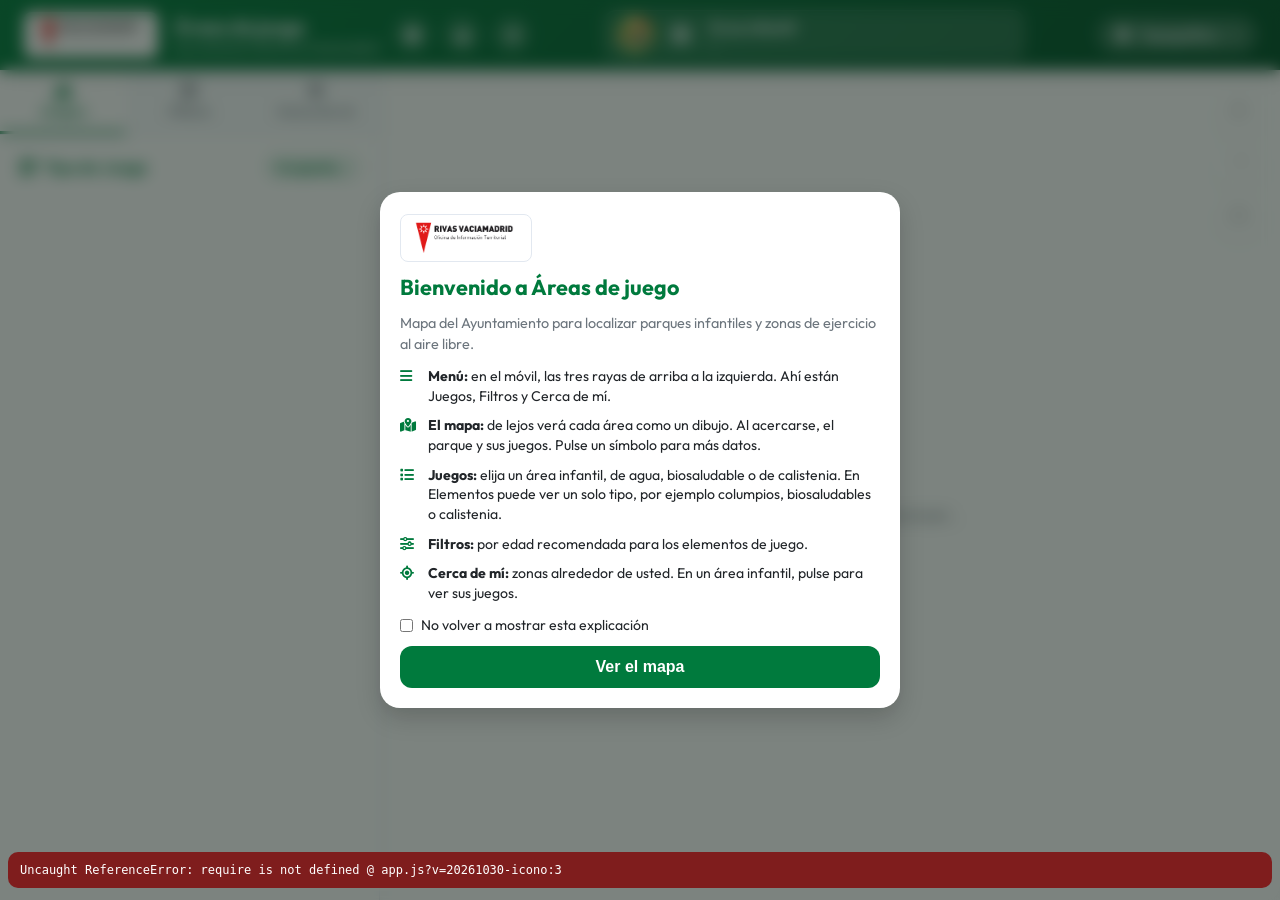
<file: index.html>
<!DOCTYPE html>
<html lang="es">
<head>
  <meta charset="UTF-8">
  <meta name="viewport" content="width=device-width, initial-scale=1.0, viewport-fit=cover">
  <title>Áreas de juego | Ayuntamiento de Rivas Vaciamadrid</title>
  
  <!-- Favicon & Meta -->
  <meta name="description" content="Consulta pública del inventario de áreas de juego, elementos biosaludables, calistenia y accesibilidad en Rivas Vaciamadrid.">
  <meta name="theme-color" content="#007A3D">

  <!-- Google Fonts -->
  <link rel="preconnect" href="https://fonts.googleapis.com">
  <link rel="preconnect" href="https://fonts.gstatic.com" crossorigin>
  <link href="https://fonts.googleapis.com/css2?family=Inter:wght@400;500;600;700&family=Outfit:wght@500;600;700;800&display=swap" rel="stylesheet">
  
  <!-- FontAwesome Icons -->
  <link rel="stylesheet" href="https://cdnjs.cloudflare.com/ajax/libs/font-awesome/6.5.1/css/all.min.css">

  <!-- ArcGIS API for JavaScript CSS -->
  <link rel="stylesheet" href="https://js.arcgis.com/4.30/esri/themes/light/main.css">
  
  <!-- Custom Styles -->
  <link rel="stylesheet" href="css/styles.css?v=20261022-nofuentes">
  <script>
    try {
      if (!localStorage.getItem("rivasJuegosHideWelcome")) {
        document.documentElement.classList.add("show-welcome");
      }
    } catch (e) {}
  </script>
</head>
<body>

  <div id="welcomeOverlay" class="welcome-overlay" role="dialog" aria-modal="true" aria-labelledby="welcomeTitle">
    <div class="welcome-card">
      <img src="Logo_OITR.png" alt="Rivas Vaciamadrid" class="welcome-logo">
      <h2 id="welcomeTitle">Bienvenido a Áreas de juego</h2>
      <p class="welcome-lead">Mapa del Ayuntamiento para localizar parques infantiles y zonas de ejercicio al aire libre.</p>
      <ul class="welcome-features">
        <li>
          <i class="fa-solid fa-bars"></i>
          <span><strong>Menú:</strong> en el móvil, las tres rayas de arriba a la izquierda. Ahí están Juegos, Filtros y Cerca de mí.</span>
        </li>
        <li>
          <i class="fa-solid fa-map-location-dot"></i>
          <span><strong>El mapa:</strong> de lejos verá cada área como un dibujo. Al acercarse, el parque y sus juegos. Pulse un símbolo para más datos.</span>
        </li>
        <li>
          <i class="fa-solid fa-list"></i>
          <span><strong>Juegos:</strong> elija un área infantil, de agua, biosaludable o de calistenia. En Elementos puede ver un solo tipo, por ejemplo columpios, biosaludables o calistenia.</span>
        </li>
        <li>
          <i class="fa-solid fa-sliders"></i>
          <span><strong>Filtros:</strong> por edad recomendada para los elementos de juego.</span>
        </li>
        <li>
          <i class="fa-solid fa-location-crosshairs"></i>
          <span><strong>Cerca de mí:</strong> zonas alrededor de usted. En un área infantil, pulse para ver sus juegos.</span>
        </li>
      </ul>
      <label class="welcome-check">
        <input type="checkbox" id="welcomeDontShow">
        <span>No volver a mostrar esta explicación</span>
      </label>
      <button type="button" id="welcomeStartBtn" class="welcome-start-btn">
        Ver el mapa
      </button>
    </div>
  </div>

  <div id="reportOverlay" class="welcome-overlay report-overlay" role="dialog" aria-modal="true" aria-labelledby="reportTitle" hidden>
    <div class="welcome-card report-card">
      <div class="report-card-head">
        <h2 id="reportTitle">Avisar de un problema</h2>
        <button type="button" id="reportCloseBtn" class="near-me-sheet-close" aria-label="Cerrar">
          <i class="fa-solid fa-xmark"></i>
        </button>
      </div>
      <p class="welcome-lead">Escriba qué ha ocurrido y pulse enviar. El dispositivo le preguntará con qué correo quiere mandarlo (Outlook, Gmail u otro).</p>
      <form id="reportForm" class="report-form">
        <label>
          <span>Su nombre (opcional)</span>
          <input type="text" id="reportName" name="nombre" maxlength="120" autocomplete="name">
        </label>
        <label>
          <span>Su correo, si desea respuesta (opcional)</span>
          <input type="email" id="reportEmail" name="correo" maxlength="160" autocomplete="email">
        </label>
        <label>
          <span>Qué ha ocurrido</span>
          <textarea id="reportMessage" name="mensaje" required maxlength="2000" rows="5" placeholder="Explique el problema con sus palabras. Por ejemplo: no se ve un parque, un botón no responde..."></textarea>
        </label>
        <p class="report-privacy">El aviso se envía a oficinainformacionterritorial@rivasciudad.es. Sus datos se usarán solo para atenderlo.</p>
        <p id="reportStatus" class="report-status" hidden></p>
        <button type="submit" id="reportSubmitBtn" class="welcome-start-btn">
          Enviar aviso
        </button>
      </form>
    </div>
  </div>

  <!-- Header Application Bar -->
  <header class="app-header">
    <div class="brand-container">
      <button id="mobileMenuBtn" class="mobile-toggle-menu" aria-label="Abrir menú">
        <i class="fa-solid fa-bars"></i>
      </button>
      <img src="Logo_OITR.png" alt="Logo Rivas Vaciamadrid" class="brand-logo">
      <div class="brand-titles">
        <h1 class="brand-title">Áreas de juego</h1>
        <span class="brand-subtitle">Ayuntamiento de Rivas Vaciamadrid</span>
      </div>
      <button type="button" id="btnWelcomeHelp" class="header-help-btn" title="Cómo usar el mapa" aria-label="Cómo usar el mapa">
        <i class="fa-solid fa-circle-info"></i>
      </button>
      <button type="button" id="btnReportIssue" class="header-help-btn" title="Avisar de un problema" aria-label="Avisar de un problema">
        <i class="fa-solid fa-triangle-exclamation"></i>
      </button>
      <button type="button" id="btnShare" class="header-help-btn" title="Compartir" aria-label="Compartir">
        <i class="fa-solid fa-share-nodes"></i>
      </button>
    </div>

    <div class="header-legend" id="headerLegend" title="Selección actual">
      <img id="headerLegendIcon" class="header-legend-icon" src="parque-de-atracciones.png" alt="Área infantil">
      <i id="headerLegendFa" class="fa-solid fa-border-all header-legend-fa" hidden></i>
      <div class="header-legend-text">
        <span id="headerLegendName">Área infantil</span>
        <span id="headerLegendCount" class="header-legend-count">—</span>
      </div>
    </div>

    <div class="header-actions">
      
      <!-- Basemap Selector Dropdown -->
      <div class="basemap-dropdown">
        <button id="btnBasemapMenu" class="basemap-btn">
          <i class="fa-solid fa-layer-group"></i> <span id="currentBasemapName">Topográfico</span> <i class="fa-solid fa-chevron-down" style="font-size:0.75rem;"></i>
        </button>
      </div>

      <!-- 2D / 3D Mode Toggle Switch (Oculto) -->
      <div class="mode-toggle-group" role="tablist" aria-label="Modo de visualización" style="display: none !important;">
        <button id="btn2D" class="toggle-btn active" role="tab" aria-selected="true">
          <i class="fa-solid fa-map"></i> Mapa 2D
        </button>
        <button id="btn3D" class="toggle-btn" role="tab" aria-selected="false">
          <i class="fa-solid fa-cube"></i> Mapa 3D & Sombras
        </button>
      </div>
    </div>
  </header>

  <!-- Main Container -->
  <div class="app-container">
    
    <div id="sidebarBackdrop" class="sidebar-backdrop" hidden></div>

    <!-- Sidebar Panel -->
    <aside id="sidebar" class="sidebar">
      
      <!-- Tab Navigation Header -->
      <nav class="sidebar-tabs">
        <button class="tab-btn active" data-tab="tab-games">
          <i class="fa-solid fa-shapes"></i>
          <span>Juegos</span>
        </button>
        <button class="tab-btn" data-tab="tab-filters">
          <i class="fa-solid fa-sliders"></i>
          <span>Filtros</span>
        </button>
        <button class="tab-btn" data-tab="tab-near">
          <i class="fa-solid fa-location-crosshairs"></i>
          <span>Cerca de mí</span>
        </button>
        <button class="tab-btn" data-tab="tab-shade" id="tabShadeBtn" style="display: none !important;">
          <i class="fa-solid fa-sun"></i>
          <span>Sombras 3D</span>
        </button>
      </nav>

      <!-- Sidebar Body Content -->
      <div class="sidebar-content">
        
        <!-- Tab 1: Game Types List -->
        <div id="tab-games" class="tab-pane active">
          <div class="section-header">
            <h2 class="section-title">
              <i class="fa-solid fa-icons"></i> Tipo de Juego
            </h2>
            <span id="totalVisibleCount" class="count-badge">Cargando...</span>
          </div>

          <div id="gameTypeList" class="game-type-list">
            <!-- Dynamic game type buttons populated by JavaScript -->
          </div>
        </div>

        <!-- Tab 2: Advanced Filters -->
        <div id="tab-filters" class="tab-pane">
          <div class="section-header">
            <h2 class="section-title">
              <i class="fa-solid fa-filter"></i> Edad recomendada
            </h2>
            <span id="filteredResultsBadge" class="count-badge accent">Todos</span>
          </div>

          <!-- Age Filter -->
          <div class="filter-group">
            <label class="filter-label">
              <i class="fa-solid fa-child"></i> Edad recomendada
            </label>
            <p class="filter-hint">Aplica a los elementos de juego. Las zonas (áreas) siguen visibles.</p>
            <div id="ageChips" class="chip-group">
              <button class="chip-btn active" data-value="">Todas</button>
              <button class="chip-btn" data-value="small">Pequeños (1–6)</button>
              <button class="chip-btn" data-value="school">Escolares (6–12)</button>
              <button class="chip-btn" data-value="adult">Jóvenes y adultos (+12)</button>
            </div>
          </div>

          <!-- Reset Button -->
          <button id="resetFiltersBtn" class="reset-filters-btn">
            <i class="fa-solid fa-rotate-left"></i> Restablecer Filtros
          </button>
        </div>

        <!-- Tab 3: Near Me Widget -->
        <div id="tab-near" class="tab-pane">
          <div class="section-header">
            <h2 class="section-title">
              <i class="fa-solid fa-compass"></i> Cerca de mí
            </h2>
          </div>

          <div class="near-me-card">
            <button id="btnLocateMe" class="btn-locate">
              <i class="fa-solid fa-crosshairs"></i> Usar mi Ubicación GPS
            </button>
            
            <p class="near-me-hint">
              O toca cualquier punto del mapa estando en esta pestaña
            </p>

            <div class="radius-slider-container">
              <div class="radius-slider-header">
                <span>Radio de búsqueda:</span>
                <span id="radiusValDisplay" style="color: var(--primary); font-weight:700;">500 m</span>
              </div>
              <input type="range" id="radiusRange" class="radius-slider" min="100" max="2000" step="100" value="500">
            </div>

            <button id="btnClearNearMe" class="btn-reset-near" style="display:none; margin-top: 10px;">
              <i class="fa-solid fa-trash-can"></i> Limpiar Búsqueda Cerca de Mí
            </button>
          </div>

          <div class="section-header" style="margin-top: 0.5rem;">
            <h3 class="section-title" style="font-size: 0.9rem;">Resultados Cercanos</h3>
            <span id="nearResultsCount" class="count-badge">0 zonas</span>
          </div>

          <div id="nearMeResultsList" class="near-me-results">
            <div class="near-empty-hint">
              <i class="fa-solid fa-location-dot"></i>
              Pulsa en "Usar mi ubicación" o toca el mapa en esta pestaña para buscar zonas cercanas.
            </div>
          </div>
        </div>

        <!-- Tab 4: 3D Tree Shade -->
        <div id="tab-shade" class="tab-pane">
          <div class="section-header">
            <h2 class="section-title">
              <i class="fa-solid fa-tree"></i> Sombras 3D
            </h2>
          </div>

          <div class="shade-panel">
            <div class="shade-toggle-row">
              <span style="font-weight: 600; font-size: 0.9rem;">
                <i class="fa-solid fa-tree" style="color: var(--primary);"></i> Arbolado Municipal 3D Realista
              </span>
              <label class="switch">
                <input type="checkbox" id="treeLayerToggle">
                <span class="slider"></span>
              </label>
            </div>

            <p class="filter-hint">
              En móviles el arbolado se desactiva por defecto. En escritorio aparece al acercar la cámara.
            </p>

            <button id="btnOpenDaylight" class="btn-locate" style="background: #D97706;">
              <i class="fa-solid fa-sun"></i> Control Solar y Hora del Día
            </button>
          </div>
        </div>

      </div>
    </aside>

    <!-- Map View Container -->
    <main class="map-view-container">
      
      <!-- Loading Overlay -->
      <div id="loadingOverlay" class="loading-overlay">
        <div class="spinner"></div>
        <p class="loading-copy">Cargando mapa e inventario municipal...</p>
      </div>

      <!-- Floating Map Buttons -->
      <div class="map-floating-controls">
        <button id="btnBasemapFloating" class="floating-btn" title="Cambiar mapa base">
          <i class="fa-solid fa-layer-group"></i>
        </button>
        <button id="btnLocateFloating" class="floating-btn" title="Mi ubicación">
          <i class="fa-solid fa-location-arrow"></i>
        </button>
        <button id="btnResetView" class="floating-btn" title="Centrar mapa en Rivas">
          <i class="fa-solid fa-house"></i>
        </button>
      </div>

      <div id="daylightWidgetContainer" class="daylight-widget-container"></div>
      <div id="basemapMenu" class="basemap-menu">
        <button class="basemap-option active" data-basemap="topo-vector">
          <i class="fa-solid fa-map"></i> Topográfico
        </button>
        <button class="basemap-option" data-basemap="hybrid">
          <i class="fa-solid fa-globe"></i> Satélite / Híbrido
        </button>
        <button class="basemap-option" data-basemap="streets-vector">
          <i class="fa-solid fa-city"></i> Callejero
        </button>
        <button class="basemap-option" data-basemap="gray-vector">
          <i class="fa-solid fa-sun"></i> Gris Claro
        </button>
        <button class="basemap-option" data-basemap="dark-gray-vector">
          <i class="fa-solid fa-moon"></i> Gris Oscuro
        </button>
        <button class="basemap-option" data-basemap="osm">
          <i class="fa-solid fa-route"></i> OpenStreetMap
        </button>
      </div>

      <!-- Unified ArcGIS Map Container -->
      <div id="viewDiv"></div>

      <div id="nearMeSheet" class="near-me-sheet" hidden>
        <button type="button" class="near-me-sheet-handle" id="nearMeSheetHandle" aria-label="Resultados cerca de mí"></button>
        <div class="near-me-sheet-header">
          <h3><i class="fa-solid fa-location-crosshairs"></i> Cerca de mí</h3>
          <span id="nearMeSheetCount" class="count-badge">0 zonas</span>
          <button type="button" id="nearMeSheetClose" class="near-me-sheet-close" aria-label="Cerrar resultados">
            <i class="fa-solid fa-xmark"></i>
          </button>
        </div>
        <div id="nearMeSheetList" class="near-me-results near-me-sheet-list"></div>
      </div>

    </main>

  </div>

  <script>
    window.addEventListener("error", function (event) {
      var box = document.getElementById("jsErrorBanner");
      if (!box) {
        box = document.createElement("pre");
        box.id = "jsErrorBanner";
        box.style.cssText = "position:fixed;left:8px;right:8px;bottom:12px;z-index:99999;margin:0;background:#7f1d1d;color:#fff;padding:10px 12px;border-radius:10px;font:12px/1.35 ui-monospace,monospace;max-height:36vh;overflow:auto;white-space:pre-wrap";
        document.body.appendChild(box);
      }
      box.textContent += (box.textContent ? "\n" : "") + (event.message || "Error") + (event.filename ? " @ " + event.filename.split("/").pop() + ":" + event.lineno : "");
    });
    window.addEventListener("unhandledrejection", function (event) {
      var reason = event.reason && (event.reason.message || String(event.reason));
      if (!reason || /abort/i.test(reason)) return;
      var box = document.getElementById("jsErrorBanner");
      if (!box) {
        box = document.createElement("pre");
        box.id = "jsErrorBanner";
        box.style.cssText = "position:fixed;left:8px;right:8px;bottom:12px;z-index:99999;margin:0;background:#7f1d1d;color:#fff;padding:10px 12px;border-radius:10px;font:12px/1.35 ui-monospace,monospace;max-height:36vh;overflow:auto;white-space:pre-wrap";
        document.body.appendChild(box);
      }
      box.textContent += (box.textContent ? "\n" : "") + "Promise: " + reason;
    });
  </script>
  <!-- ArcGIS API for JavaScript CDN -->
  <script src="https://js.arcgis.com/4.30/"></script>
  
  <!-- Main Application Logic -->
  <script src="js/app.js?v=20261030-icono"></script>
</body>
</html>
</file>
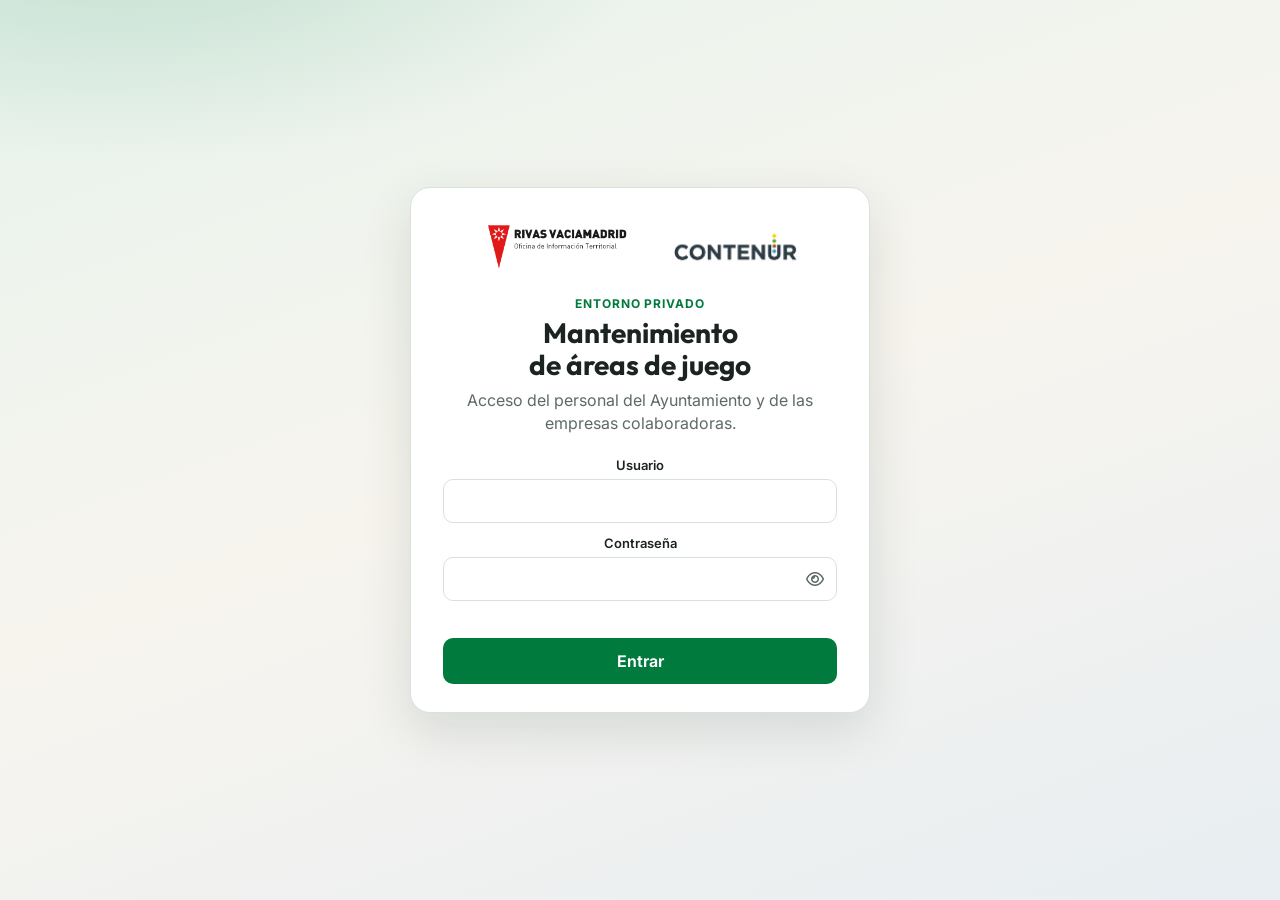
<file: privado/index.html>
<!DOCTYPE html>
<html lang="es">
<head>
  <meta charset="UTF-8">
  <meta name="viewport" content="width=device-width, initial-scale=1.0">
  <title>Mantenimiento de áreas de juego | Rivas Vaciamadrid</title>
  <meta name="robots" content="noindex, nofollow">
  <meta name="theme-color" content="#007A3D">
  <link rel="preconnect" href="https://fonts.googleapis.com">
  <link rel="preconnect" href="https://fonts.gstatic.com" crossorigin>
  <link href="https://fonts.googleapis.com/css2?family=Inter:wght@400;500;600;700&family=Outfit:wght@500;600;700&display=swap" rel="stylesheet">
  <link rel="stylesheet" href="https://cdnjs.cloudflare.com/ajax/libs/font-awesome/6.5.1/css/all.min.css">
  <link rel="stylesheet" href="https://js.arcgis.com/4.30/esri/themes/light/main.css">
  <link rel="stylesheet" href="css/styles.css?v=20261120-informe">
</head>
<body>
  <div id="loginScreen">
    <form id="loginForm" class="login-card" autocomplete="on">
      <div class="login-logos">
        <img src="Logo_OITR.png" alt="Ayuntamiento de Rivas Vaciamadrid">
        <img src="contenur.jpg" alt="Contenur">
      </div>
      <p class="login-kicker">Entorno privado</p>
      <h1>Mantenimiento de áreas de juego</h1>
      <p class="login-lead">Acceso del personal del Ayuntamiento y de las empresas colaboradoras.</p>
      <label for="loginUser">Usuario</label>
      <input id="loginUser" name="username" type="text" autocomplete="username" required>
      <label for="loginPass">Contraseña</label>
      <div class="password-field">
        <input id="loginPass" name="password" type="password" autocomplete="current-password" required>
        <button id="togglePass" type="button" aria-label="Mostrar contraseña" aria-pressed="false">
          <i class="fa-regular fa-eye" aria-hidden="true"></i>
        </button>
      </div>
      <p id="loginError" class="login-error" role="alert"></p>
      <button id="loginSubmit" type="submit">Entrar</button>
    </form>
  </div>

  <div id="app" hidden>
    <header class="app-header">
      <div class="brand">
        <img src="Logo_OITR.png" alt="">
        <div>
          <strong>Áreas de juego</strong>
          <span>Mantenimiento · Contenur</span>
        </div>
      </div>
      <div class="layer-filter">
        <label><input id="toggleArea" type="checkbox" checked><img src="../parque-de-atracciones.png" alt=""> Áreas</label>
        <label><input id="toggleJuego" type="checkbox" checked><img src="../Iconos 2D/columpio.png" alt=""> Juegos</label>
        <label><input id="toggleBio" type="checkbox" checked><img src="../Iconos 2D/Biosaludable.png" alt=""> Biosaludables</label>
      </div>
      <div class="header-user">
        <span id="sessionUser"></span>
        <button id="btnLogout" type="button">Cerrar sesión</button>
      </div>
    </header>
    <div class="workspace">
      <aside class="panel">
        <section class="block">
          <h2>Actuaciones</h2>
          <div class="row2">
            <label>Desde
              <input id="fDesde" type="date">
            </label>
            <label>Hasta
              <input id="fHasta" type="date">
            </label>
          </div>
          <label>Ámbito
            <select id="fAmbito">
              <option value="todas">Áreas, juegos y biosaludables</option>
              <option value="area">Áreas</option>
              <option value="juego">Elementos de juego</option>
              <option value="bio">Equipos biosaludables</option>
            </select>
          </label>
          <fieldset class="estado-filter">
            <legend>Estado</legend>
            <label><input type="radio" name="fEstado" value="todas" checked> Todas</label>
            <label><input type="radio" name="fEstado" value="abierta"> Abiertas</label>
            <label><input type="radio" name="fEstado" value="cerrada"> Cerradas</label>
          </fieldset>
          <label>Código o actuación
            <input id="fCodigo" type="search" placeholder="Código, nombre o A-123" autocomplete="off">
          </label>
          <p class="hint">El código o el nombre tienen que coincidir enteros; no importan mayúsculas ni minúsculas. La actuación concreta es A-123 (área), J-123 (juego) o B-123 (biosaludable).</p>
          <div class="actions">
            <button id="btnBuscar" type="button" class="primary">Buscar</button>
            <button id="btnLimpiar" type="button" class="ghost">Limpiar</button>
            <button id="btnPrintList" type="button" class="ghost" disabled>Imprimir listado</button>
          </div>
          <p id="resultStatus" class="status"></p>
        </section>
        <section id="ficha" class="block ficha" hidden>
          <div class="ficha-head">
            <div>
              <p id="fichaKind" class="kicker"></p>
              <h2 id="fichaTitle"></h2>
              <p id="fichaMeta" class="meta"></p>
            </div>
            <button id="btnPrintOne" type="button" class="ghost" disabled>Imprimir actuación</button>
          </div>
          <div id="fichaHistory" class="history"></div>
          <form id="actuacionForm">
            <h3>Parte de trabajo</h3>
            <div id="formFields"></div>
            <div class="actions">
              <button id="btnSave" type="submit" class="primary">Registrar actuación</button>
              <button id="btnNew" type="button" class="ghost">Nueva</button>
              <button id="btnDelete" type="button" class="danger" disabled>Eliminar actuación</button>
            </div>
            <p id="formStatus" class="status"></p>
          </form>
        </section>
      </aside>
      <div class="stage">
        <div class="map-wrap">
          <div id="viewDiv"></div>
          <button id="btnBasemap" class="basemap-toggle" type="button" title="Cambiar mapa base" aria-expanded="false" aria-controls="basemapMenu">
            <i class="fa-solid fa-layer-group"></i>
          </button>
          <div id="basemapMenu" class="basemap-menu" hidden>
            <button type="button" class="basemap-option active" data-basemap="streets-navigation-vector">Callejero</button>
            <button type="button" class="basemap-option" data-basemap="topo-vector">Topográfico</button>
            <button type="button" class="basemap-option" data-basemap="hybrid">Satélite</button>
            <button type="button" class="basemap-option" data-basemap="gray-vector">Gris claro</button>
            <button type="button" class="basemap-option" data-basemap="dark-gray-vector">Gris oscuro</button>
            <button type="button" class="basemap-option" data-basemap="osm">OpenStreetMap</button>
          </div>
        </div>
        <section class="results-block results-dock" hidden>
          <div class="results-head">
            <h2>Resultados</h2>
            <span id="resultFilterNote" class="meta"></span>
            <button id="btnToggleResults" type="button" aria-expanded="true">Ocultar tabla</button>
          </div>
          <div id="resultList" class="result-list"></div>
        </section>
      </div>
      <aside id="dashboard" class="dash" aria-label="Cuadro de mando">
        <h2>Cuadro de mando</h2>
        <p id="dashFilters" class="meta"></p>
        <figure class="dash-pie">
          <div id="dashPie" class="dash-pie-chart" role="img" aria-label="Distribución de actuaciones">
            <strong id="dashPieTotal">—</strong>
          </div>
          <figcaption>
            <button type="button" class="pie-legend" data-focus="abierta"><i class="swatch swatch-open"></i> Abiertas</button>
            <button type="button" class="pie-legend" data-focus="cerrada"><i class="swatch swatch-closed"></i> Cerradas</button>
          </figcaption>
        </figure>
        <button id="btnMapAll" type="button" class="ghost map-all">Ver todos los elementos</button>
        <p id="mapFocusNote" class="hint"></p>
        <div class="dash-kpis">
          <button type="button" class="kpi kpi-open" data-focus="abierta">
            <strong id="dashOpen">—</strong>
            <span>Abiertas</span>
          </button>
          <button type="button" class="kpi kpi-closed" data-focus="cerrada">
            <strong id="dashClosed">—</strong>
            <span>Cerradas</span>
          </button>
        </div>
        <h3>Por ámbito</h3>
        <ul id="dashKinds" class="dash-kinds"></ul>
        <dl class="dash-extra">
          <div><dt>Incidencias abiertas</dt><dd id="dashIncidents">—</dd></div>
          <div><dt>Media de días abiertas</dt><dd id="dashAge">—</dd></div>
          <div><dt>La más antigua</dt><dd id="dashOldest">—</dd></div>
          <div><dt>Total del filtro</dt><dd id="dashTotal">—</dd></div>
        </dl>
        <p id="dashNote" class="hint"></p>
      </aside>
    </div>
  </div>

  <div id="printSheet"></div>
  <script src="https://js.arcgis.com/4.30/"></script>
  <script src="js/app.js?v=20261120-informe"></script>
</body>
</html>
</file>
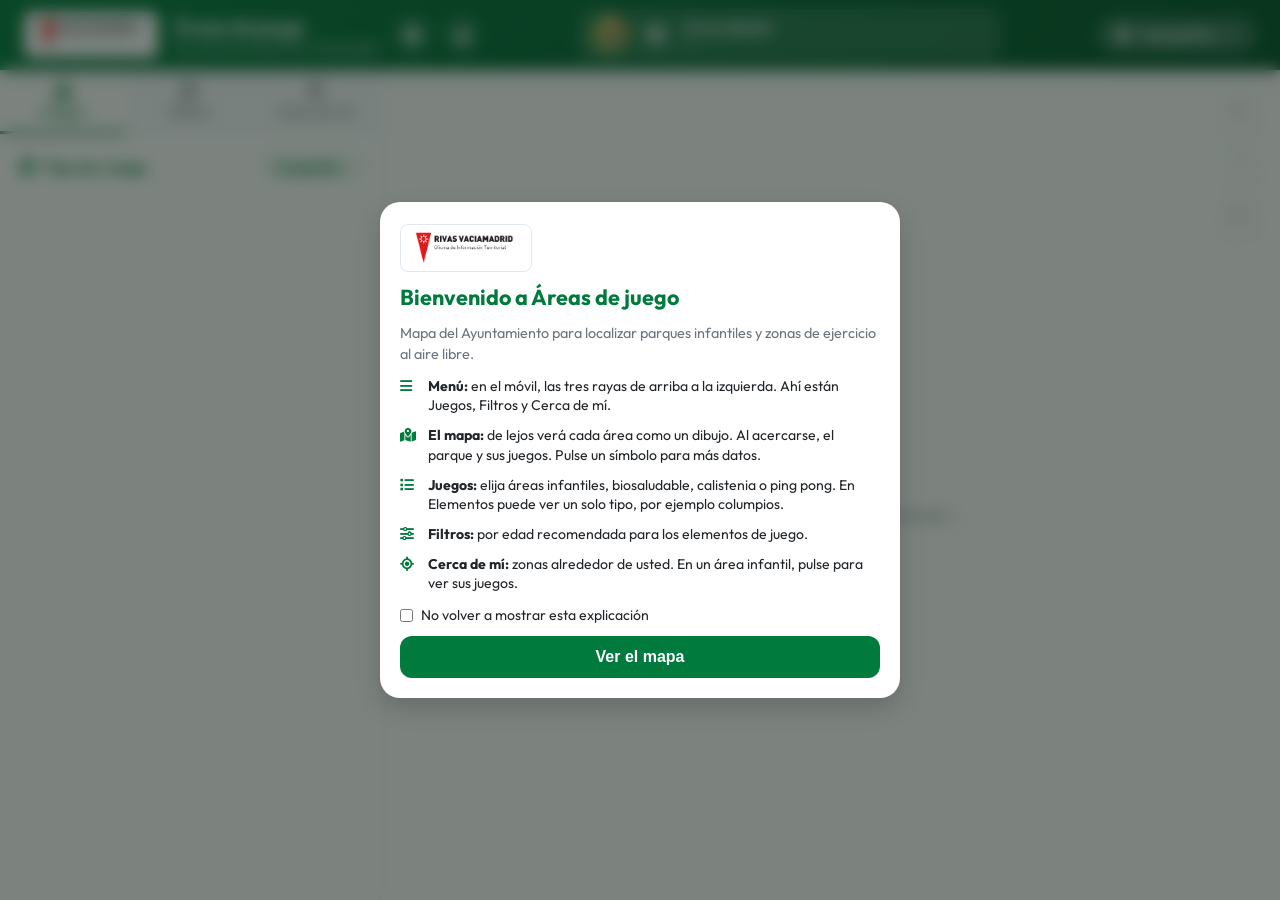
<file: _paquete_iis/areas-de-juego/index.html>
<!DOCTYPE html>
<html lang="es">
<head>
  <meta charset="UTF-8">
  <meta name="viewport" content="width=device-width, initial-scale=1.0, viewport-fit=cover">
  <title>Áreas de juego | Ayuntamiento de Rivas Vaciamadrid</title>
  
  <!-- Favicon & Meta -->
  <meta name="description" content="Consulta pública del inventario de áreas de juego, elementos biosaludables, calistenia y accesibilidad en Rivas Vaciamadrid.">
  <meta name="theme-color" content="#007A3D">

  <!-- Google Fonts -->
  <link rel="preconnect" href="https://fonts.googleapis.com">
  <link rel="preconnect" href="https://fonts.gstatic.com" crossorigin>
  <link href="https://fonts.googleapis.com/css2?family=Inter:wght@400;500;600;700&family=Outfit:wght@500;600;700;800&display=swap" rel="stylesheet">
  
  <!-- FontAwesome Icons -->
  <link rel="stylesheet" href="https://cdnjs.cloudflare.com/ajax/libs/font-awesome/6.5.1/css/all.min.css">

  <!-- ArcGIS API for JavaScript CSS -->
  <link rel="stylesheet" href="https://js.arcgis.com/4.30/esri/themes/light/main.css">
  
  <!-- Custom Styles -->
  <link rel="stylesheet" href="css/styles.css?v=20260916-fotos">
  <script>
    try {
      if (!localStorage.getItem("rivasJuegosHideWelcome")) {
        document.documentElement.classList.add("show-welcome");
      }
    } catch (e) {}
  </script>
</head>
<body>

  <div id="welcomeOverlay" class="welcome-overlay" role="dialog" aria-modal="true" aria-labelledby="welcomeTitle">
    <div class="welcome-card">
      <img src="Logo_OITR.png" alt="Rivas Vaciamadrid" class="welcome-logo">
      <h2 id="welcomeTitle">Bienvenido a Áreas de juego</h2>
      <p class="welcome-lead">Mapa del Ayuntamiento para localizar parques infantiles y zonas de ejercicio al aire libre.</p>
      <ul class="welcome-features">
        <li>
          <i class="fa-solid fa-bars"></i>
          <span><strong>Menú:</strong> en el móvil, las tres rayas de arriba a la izquierda. Ahí están Juegos, Filtros y Cerca de mí.</span>
        </li>
        <li>
          <i class="fa-solid fa-map-location-dot"></i>
          <span><strong>El mapa:</strong> de lejos verá cada área como un dibujo. Al acercarse, el parque y sus juegos. Pulse un símbolo para más datos.</span>
        </li>
        <li>
          <i class="fa-solid fa-list"></i>
          <span><strong>Juegos:</strong> elija áreas infantiles, biosaludable, calistenia o ping pong. En Elementos puede ver un solo tipo, por ejemplo columpios.</span>
        </li>
        <li>
          <i class="fa-solid fa-sliders"></i>
          <span><strong>Filtros:</strong> por edad recomendada para los elementos de juego.</span>
        </li>
        <li>
          <i class="fa-solid fa-location-crosshairs"></i>
          <span><strong>Cerca de mí:</strong> zonas alrededor de usted. En un área infantil, pulse para ver sus juegos.</span>
        </li>
      </ul>
      <label class="welcome-check">
        <input type="checkbox" id="welcomeDontShow">
        <span>No volver a mostrar esta explicación</span>
      </label>
      <button type="button" id="welcomeStartBtn" class="welcome-start-btn">
        Ver el mapa
      </button>
    </div>
  </div>

  <div id="reportOverlay" class="welcome-overlay report-overlay" role="dialog" aria-modal="true" aria-labelledby="reportTitle" hidden>
    <div class="welcome-card report-card">
      <div class="report-card-head">
        <h2 id="reportTitle">Avisar de un problema</h2>
        <button type="button" id="reportCloseBtn" class="near-me-sheet-close" aria-label="Cerrar">
          <i class="fa-solid fa-xmark"></i>
        </button>
      </div>
      <p class="welcome-lead">Escriba qué ha ocurrido y pulse enviar. El dispositivo le preguntará con qué correo quiere mandarlo (Outlook, Gmail u otro).</p>
      <form id="reportForm" class="report-form">
        <label>
          <span>Su nombre (opcional)</span>
          <input type="text" id="reportName" name="nombre" maxlength="120" autocomplete="name">
        </label>
        <label>
          <span>Su correo, si desea respuesta (opcional)</span>
          <input type="email" id="reportEmail" name="correo" maxlength="160" autocomplete="email">
        </label>
        <label>
          <span>Qué ha ocurrido</span>
          <textarea id="reportMessage" name="mensaje" required maxlength="2000" rows="5" placeholder="Explique el problema con sus palabras. Por ejemplo: no se ve un parque, un botón no responde..."></textarea>
        </label>
        <p class="report-privacy">El aviso se envía a oficinainformacionterritorial@rivasciudad.es. Sus datos se usarán solo para atenderlo.</p>
        <p id="reportStatus" class="report-status" hidden></p>
        <button type="submit" id="reportSubmitBtn" class="welcome-start-btn">
          Enviar aviso
        </button>
      </form>
    </div>
  </div>

  <!-- Header Application Bar -->
  <header class="app-header">
    <div class="brand-container">
      <button id="mobileMenuBtn" class="mobile-toggle-menu" aria-label="Abrir menú">
        <i class="fa-solid fa-bars"></i>
      </button>
      <img src="Logo_OITR.png" alt="Logo Rivas Vaciamadrid" class="brand-logo">
      <div class="brand-titles">
        <h1 class="brand-title">Áreas de juego</h1>
        <span class="brand-subtitle">Ayuntamiento de Rivas Vaciamadrid</span>
      </div>
      <button type="button" id="btnWelcomeHelp" class="header-help-btn" title="Cómo usar el mapa" aria-label="Cómo usar el mapa">
        <i class="fa-solid fa-circle-info"></i>
      </button>
      <button type="button" id="btnReportIssue" class="header-help-btn" title="Avisar de un problema" aria-label="Avisar de un problema">
        <i class="fa-solid fa-triangle-exclamation"></i>
      </button>
    </div>

    <div class="header-legend" id="headerLegend" title="Selección actual">
      <img id="headerLegendIcon" class="header-legend-icon" src="parque-de-atracciones.png" alt="Área infantil">
      <i id="headerLegendFa" class="fa-solid fa-border-all header-legend-fa" hidden></i>
      <div class="header-legend-text">
        <span id="headerLegendName">Área infantil</span>
        <span id="headerLegendCount" class="header-legend-count">—</span>
      </div>
    </div>

    <div class="header-actions">
      
      <!-- Basemap Selector Dropdown -->
      <div class="basemap-dropdown">
        <button id="btnBasemapMenu" class="basemap-btn">
          <i class="fa-solid fa-layer-group"></i> <span id="currentBasemapName">Topográfico</span> <i class="fa-solid fa-chevron-down" style="font-size:0.75rem;"></i>
        </button>
      </div>

      <!-- 2D / 3D Mode Toggle Switch (Oculto) -->
      <div class="mode-toggle-group" role="tablist" aria-label="Modo de visualización" style="display: none !important;">
        <button id="btn2D" class="toggle-btn active" role="tab" aria-selected="true">
          <i class="fa-solid fa-map"></i> Mapa 2D
        </button>
        <button id="btn3D" class="toggle-btn" role="tab" aria-selected="false">
          <i class="fa-solid fa-cube"></i> Mapa 3D & Sombras
        </button>
      </div>
    </div>
  </header>

  <!-- Main Container -->
  <div class="app-container">
    
    <div id="sidebarBackdrop" class="sidebar-backdrop" hidden></div>

    <!-- Sidebar Panel -->
    <aside id="sidebar" class="sidebar">
      
      <!-- Tab Navigation Header -->
      <nav class="sidebar-tabs">
        <button class="tab-btn active" data-tab="tab-games">
          <i class="fa-solid fa-shapes"></i>
          <span>Juegos</span>
        </button>
        <button class="tab-btn" data-tab="tab-filters">
          <i class="fa-solid fa-sliders"></i>
          <span>Filtros</span>
        </button>
        <button class="tab-btn" data-tab="tab-near">
          <i class="fa-solid fa-location-crosshairs"></i>
          <span>Cerca de mí</span>
        </button>
        <button class="tab-btn" data-tab="tab-shade" id="tabShadeBtn" style="display: none !important;">
          <i class="fa-solid fa-sun"></i>
          <span>Sombras 3D</span>
        </button>
      </nav>

      <!-- Sidebar Body Content -->
      <div class="sidebar-content">
        
        <!-- Tab 1: Game Types List -->
        <div id="tab-games" class="tab-pane active">
          <div class="section-header">
            <h2 class="section-title">
              <i class="fa-solid fa-icons"></i> Tipo de Juego
            </h2>
            <span id="totalVisibleCount" class="count-badge">Cargando...</span>
          </div>

          <div id="gameTypeList" class="game-type-list">
            <!-- Dynamic game type buttons populated by JavaScript -->
          </div>
        </div>

        <!-- Tab 2: Advanced Filters -->
        <div id="tab-filters" class="tab-pane">
          <div class="section-header">
            <h2 class="section-title">
              <i class="fa-solid fa-filter"></i> Edad recomendada
            </h2>
            <span id="filteredResultsBadge" class="count-badge accent">Todos</span>
          </div>

          <!-- Age Filter -->
          <div class="filter-group">
            <label class="filter-label">
              <i class="fa-solid fa-child"></i> Edad recomendada
            </label>
            <p class="filter-hint">Aplica a los elementos de juego. Las zonas (áreas) siguen visibles.</p>
            <div id="ageChips" class="chip-group">
              <button class="chip-btn active" data-value="">Todas</button>
              <button class="chip-btn" data-value="small">Pequeños (1–6)</button>
              <button class="chip-btn" data-value="school">Escolares (6–12)</button>
              <button class="chip-btn" data-value="adult">Jóvenes y adultos (+12)</button>
            </div>
          </div>

          <!-- Reset Button -->
          <button id="resetFiltersBtn" class="reset-filters-btn">
            <i class="fa-solid fa-rotate-left"></i> Restablecer Filtros
          </button>
        </div>

        <!-- Tab 3: Near Me Widget -->
        <div id="tab-near" class="tab-pane">
          <div class="section-header">
            <h2 class="section-title">
              <i class="fa-solid fa-compass"></i> Cerca de mí
            </h2>
          </div>

          <div class="near-me-card">
            <button id="btnLocateMe" class="btn-locate">
              <i class="fa-solid fa-crosshairs"></i> Usar mi Ubicación GPS
            </button>
            
            <p class="near-me-hint">
              O toca cualquier punto del mapa estando en esta pestaña
            </p>

            <div class="radius-slider-container">
              <div class="radius-slider-header">
                <span>Radio de búsqueda:</span>
                <span id="radiusValDisplay" style="color: var(--primary); font-weight:700;">500 m</span>
              </div>
              <input type="range" id="radiusRange" class="radius-slider" min="100" max="2000" step="100" value="500">
            </div>

            <button id="btnClearNearMe" class="btn-reset-near" style="display:none; margin-top: 10px;">
              <i class="fa-solid fa-trash-can"></i> Limpiar Búsqueda Cerca de Mí
            </button>
          </div>

          <div class="section-header" style="margin-top: 0.5rem;">
            <h3 class="section-title" style="font-size: 0.9rem;">Resultados Cercanos</h3>
            <span id="nearResultsCount" class="count-badge">0 zonas</span>
          </div>

          <div id="nearMeResultsList" class="near-me-results">
            <div class="near-empty-hint">
              <i class="fa-solid fa-location-dot"></i>
              Pulsa en "Usar mi ubicación" o toca el mapa en esta pestaña para buscar zonas cercanas.
            </div>
          </div>
        </div>

        <!-- Tab 4: 3D Tree Shade -->
        <div id="tab-shade" class="tab-pane">
          <div class="section-header">
            <h2 class="section-title">
              <i class="fa-solid fa-tree"></i> Sombras 3D
            </h2>
          </div>

          <div class="shade-panel">
            <div class="shade-toggle-row">
              <span style="font-weight: 600; font-size: 0.9rem;">
                <i class="fa-solid fa-tree" style="color: var(--primary);"></i> Arbolado Municipal 3D Realista
              </span>
              <label class="switch">
                <input type="checkbox" id="treeLayerToggle">
                <span class="slider"></span>
              </label>
            </div>

            <p class="filter-hint">
              En móviles el arbolado se desactiva por defecto. En escritorio aparece al acercar la cámara.
            </p>

            <button id="btnOpenDaylight" class="btn-locate" style="background: #D97706;">
              <i class="fa-solid fa-sun"></i> Control Solar y Hora del Día
            </button>
          </div>
        </div>

      </div>
    </aside>

    <!-- Map View Container -->
    <main class="map-view-container">
      
      <!-- Loading Overlay -->
      <div id="loadingOverlay" class="loading-overlay">
        <div class="spinner"></div>
        <p class="loading-copy">Cargando mapa e inventario municipal...</p>
      </div>

      <!-- Floating Map Buttons -->
      <div class="map-floating-controls">
        <button id="btnBasemapFloating" class="floating-btn" title="Cambiar mapa base">
          <i class="fa-solid fa-layer-group"></i>
        </button>
        <button id="btnLocateFloating" class="floating-btn" title="Mi ubicación">
          <i class="fa-solid fa-location-arrow"></i>
        </button>
        <button id="btnResetView" class="floating-btn" title="Centrar mapa en Rivas">
          <i class="fa-solid fa-house"></i>
        </button>
      </div>

      <div id="daylightWidgetContainer" class="daylight-widget-container"></div>
      <div id="basemapMenu" class="basemap-menu">
        <button class="basemap-option active" data-basemap="topo-vector">
          <i class="fa-solid fa-map"></i> Topográfico
        </button>
        <button class="basemap-option" data-basemap="hybrid">
          <i class="fa-solid fa-globe"></i> Satélite / Híbrido
        </button>
        <button class="basemap-option" data-basemap="streets-vector">
          <i class="fa-solid fa-city"></i> Callejero
        </button>
        <button class="basemap-option" data-basemap="gray-vector">
          <i class="fa-solid fa-sun"></i> Gris Claro
        </button>
        <button class="basemap-option" data-basemap="dark-gray-vector">
          <i class="fa-solid fa-moon"></i> Gris Oscuro
        </button>
        <button class="basemap-option" data-basemap="osm">
          <i class="fa-solid fa-route"></i> OpenStreetMap
        </button>
      </div>

      <!-- Unified ArcGIS Map Container -->
      <div id="viewDiv"></div>

      <div id="nearMeSheet" class="near-me-sheet" hidden>
        <button type="button" class="near-me-sheet-handle" id="nearMeSheetHandle" aria-label="Resultados cerca de mí"></button>
        <div class="near-me-sheet-header">
          <h3><i class="fa-solid fa-location-crosshairs"></i> Cerca de mí</h3>
          <span id="nearMeSheetCount" class="count-badge">0 zonas</span>
          <button type="button" id="nearMeSheetClose" class="near-me-sheet-close" aria-label="Cerrar resultados">
            <i class="fa-solid fa-xmark"></i>
          </button>
        </div>
        <div id="nearMeSheetList" class="near-me-results near-me-sheet-list"></div>
      </div>

    </main>

  </div>

  <!-- ArcGIS API for JavaScript CDN -->
  <script src="https://js.arcgis.com/4.30/"></script>
  
  <!-- Main Application Logic -->
  <script src="js/app.js?v=20260916-fotos"></script>
</body>
</html>
</file>
<file: css/styles.css>
/* Custom CSS Design System - Municipal Playground Inventory Rivas Vaciamadrid */

:root {
  --primary: #007A3D;         /* Rivas Municipal Green */
  --primary-hover: #006030;
  --primary-light: #E8F5EE;
  --accent: #FF9800;          /* Warm Orange accent for playful energy */
  --accent-light: #FFF3E0;
  --bg-dark: #121E17;
  --bg-light: #F4F7F5;
  --sidebar-bg: #FFFFFF;
  --card-bg: #FFFFFF;
  --text-main: #212529;
  --text-muted: #6C757D;
  --border-color: #E2E8F0;
  --shadow-sm: 0 2px 8px rgba(0,0,0,0.08);
  --shadow-md: 0 4px 16px rgba(0,0,0,0.12);
  --shadow-lg: 0 10px 25px rgba(0,0,0,0.18);
  --radius-sm: 8px;
  --radius-md: 12px;
  --radius-lg: 20px;
  --sidebar-width: 380px;
  --header-height: 70px;
  --transition: all 0.25s cubic-bezier(0.4, 0, 0.2, 1);
}

* {
  box-sizing: border-box;
  margin: 0;
  padding: 0;
}

body {
  font-family: 'Outfit', 'Inter', system-ui, -apple-system, sans-serif;
  color: var(--text-main);
  background-color: var(--bg-light);
  height: 100vh;
  height: 100dvh;
  width: 100vw;
  overflow: hidden;
  display: flex;
  flex-direction: column;
}

/* Header */
.app-header {
  min-height: var(--header-height);
  background: var(--primary);
  background: linear-gradient(135deg, #007A3D 0%, #005028 100%);
  color: #FFFFFF;
  display: flex;
  align-items: center;
  justify-content: space-between;
  padding: 0 1.5rem;
  padding-top: env(safe-area-inset-top);
  box-shadow: var(--shadow-md);
  z-index: 100;
  position: relative;
  gap: 12px;
}

.brand-container {
  display: flex;
  align-items: center;
  gap: 1rem;
  min-width: 0;
}

.header-help-btn {
  border: 1px solid rgba(255, 255, 255, 0.28);
  background: rgba(255, 255, 255, 0.14);
  color: #FFFFFF;
  width: 34px;
  height: 34px;
  border-radius: 50%;
  cursor: pointer;
  flex-shrink: 0;
}

.report-overlay.is-open {
  display: flex;
}

.report-card-head {
  display: flex;
  align-items: flex-start;
  justify-content: space-between;
  gap: 12px;
}

.report-card-head h2 {
  font-size: 1.25rem;
  color: var(--primary);
  line-height: 1.25;
}

.report-form {
  display: flex;
  flex-direction: column;
  gap: 12px;
}

.report-form label {
  display: flex;
  flex-direction: column;
  gap: 6px;
  font-size: 0.88rem;
  font-weight: 600;
  color: var(--text-main);
}

.report-form input,
.report-form textarea {
  font-family: inherit;
  font-size: 0.92rem;
  font-weight: 400;
  padding: 10px 12px;
  border: 1px solid var(--border-color);
  border-radius: var(--radius-sm);
  color: var(--text-main);
}

.report-form textarea {
  resize: vertical;
  min-height: 110px;
}

.report-privacy {
  font-size: 0.78rem;
  color: var(--text-muted);
  font-weight: 400;
}

.report-status {
  font-size: 0.88rem;
  line-height: 1.4;
  padding: 8px 10px;
  border-radius: var(--radius-sm);
}

.report-status.is-ok {
  background: #DCFCE7;
  color: #166534;
}

.report-secondary-btn {
  border: 1px solid var(--border-color);
  background: #FFFFFF;
  color: var(--primary);
  font-weight: 700;
  font-size: 0.95rem;
  padding: 11px 16px;
  border-radius: var(--radius-md);
  cursor: pointer;
}

.brand-logo {
  height: 46px;
  width: auto;
  background: #FFFFFF;
  padding: 4px 10px;
  border-radius: var(--radius-sm);
  box-shadow: var(--shadow-sm);
  object-fit: contain;
}

.brand-titles {
  display: flex;
  flex-direction: column;
}

.brand-title {
  font-size: 1.25rem;
  font-weight: 700;
  letter-spacing: -0.02em;
  color: #FFFFFF;
  line-height: 1.2;
}

.brand-subtitle {
  font-size: 0.8rem;
  opacity: 0.85;
  font-weight: 400;
}

/* Header Controls & View Toggle */
.header-legend {
  display: flex;
  align-items: center;
  gap: 10px;
  flex: 1;
  min-width: 0;
  margin: 0 1.25rem;
  padding: 6px 12px;
  background: rgba(255, 255, 255, 0.14);
  border: 1px solid rgba(255, 255, 255, 0.22);
  border-radius: 12px;
  max-width: 420px;
}

.header-legend-icon {
  width: 36px;
  height: 36px;
  object-fit: contain;
  flex-shrink: 0;
  filter: drop-shadow(0 1px 2px rgba(0, 0, 0, 0.25));
}

.header-legend-fa {
  font-size: 1.25rem;
  color: #FFFFFF;
  width: 36px;
  text-align: center;
  flex-shrink: 0;
}

.header-legend-text {
  display: flex;
  flex-direction: column;
  min-width: 0;
}

.header-legend-text span:first-child {
  font-weight: 700;
  font-size: 0.92rem;
  white-space: nowrap;
  overflow: hidden;
  text-overflow: ellipsis;
}

.header-legend-count {
  font-size: 0.78rem;
  opacity: 0.9;
  font-weight: 500;
}

.header-actions {
  display: flex;
  align-items: center;
  gap: 1rem;
}

.mode-toggle-group {
  display: none !important;
  background: rgba(255, 255, 255, 0.15);
  backdrop-filter: blur(10px);
  padding: 4px;
  border-radius: 30px;
  border: 1px solid rgba(255, 255, 255, 0.2);
}

#tabShadeBtn,
#tab-shade {
  display: none !important;
}

/* Basemap Selector Dropdown in Header */
.basemap-dropdown {
  position: relative;
}

.basemap-btn {
  background: rgba(255, 255, 255, 0.18);
  border: 1px solid rgba(255, 255, 255, 0.3);
  color: #FFFFFF;
  font-weight: 600;
  font-size: 0.875rem;
  padding: 8px 16px;
  border-radius: 20px;
  cursor: pointer;
  display: flex;
  align-items: center;
  gap: 8px;
  transition: var(--transition);
}

.basemap-btn:hover {
  background: rgba(255, 255, 255, 0.3);
}

.basemap-menu {
  position: absolute;
  top: 20px;
  right: 74px;
  background: #FFFFFF;
  color: var(--text-main);
  border-radius: var(--radius-md);
  box-shadow: var(--shadow-lg);
  border: 1px solid var(--border-color);
  width: min(220px, calc(100vw - 90px));
  display: none;
  flex-direction: column;
  padding: 6px;
  z-index: 150;
}

.basemap-menu.open {
  display: flex;
}

.basemap-option {
  padding: 10px 12px;
  border: none;
  background: transparent;
  text-align: left;
  font-size: 0.88rem;
  font-weight: 600;
  color: var(--text-main);
  border-radius: var(--radius-sm);
  cursor: pointer;
  display: flex;
  align-items: center;
  gap: 10px;
  transition: var(--transition);
}

.basemap-option:hover {
  background: var(--primary-light);
  color: var(--primary);
}

.basemap-option.active {
  background: var(--primary);
  color: #FFFFFF;
}

.mobile-toggle-menu {
  display: none;
  background: transparent;
  border: none;
  color: #FFFFFF;
  font-size: 1.5rem;
  cursor: pointer;
}

/* Main App Container */
.app-container {
  flex: 1;
  display: flex;
  position: relative;
  overflow: hidden;
}

/* Sidebar Drawer */
.sidebar {
  width: var(--sidebar-width);
  background: var(--sidebar-bg);
  display: flex;
  flex-direction: column;
  border-right: 1px solid var(--border-color);
  box-shadow: var(--shadow-sm);
  z-index: 90;
  transition: transform 0.3s ease;
}

/* Sidebar Tabs Navigation */
.sidebar-tabs {
  display: flex;
  border-bottom: 1px solid var(--border-color);
  background: #F8FAFC;
}

.tab-btn {
  flex: 1;
  padding: 12px 8px;
  border: none;
  background: transparent;
  font-size: 0.85rem;
  font-weight: 600;
  color: var(--text-muted);
  cursor: pointer;
  display: flex;
  flex-direction: column;
  align-items: center;
  gap: 4px;
  border-bottom: 3px solid transparent;
  transition: var(--transition);
}

.tab-btn i {
  font-size: 1.1rem;
}

.tab-btn.active {
  color: var(--primary);
  border-bottom-color: var(--primary);
  background: #FFFFFF;
}

/* Sidebar Content Body */
.sidebar-content {
  flex: 1;
  overflow-y: auto;
  padding: 1.25rem;
  display: flex;
  flex-direction: column;
  gap: 1.5rem;
}

.tab-pane {
  display: none;
  flex-direction: column;
  gap: 1.25rem;
}

.tab-pane.active {
  display: flex;
}

/* Section Titles & Counter Badges */
.section-header {
  display: flex;
  align-items: center;
  justify-content: space-between;
}

.section-title {
  font-size: 1rem;
  font-weight: 700;
  color: var(--primary);
  display: flex;
  align-items: center;
  gap: 8px;
}

.count-badge {
  background: var(--primary-light);
  color: var(--primary);
  font-weight: 700;
  font-size: 0.8rem;
  padding: 3px 10px;
  border-radius: 20px;
  border: 1px solid rgba(0, 122, 61, 0.2);
}

.count-badge.accent {
  background: var(--accent-light);
  color: #D97706;
  border-color: rgba(217, 119, 6, 0.2);
}

/* Game Type List */
.game-type-list {
  display: flex;
  flex-direction: column;
  gap: 8px;
}

.game-type-item {
  display: flex;
  align-items: center;
  justify-content: space-between;
  padding: 10px 14px;
  border-radius: var(--radius-sm);
  border: 1px solid var(--border-color);
  background: #FFFFFF;
  cursor: pointer;
  transition: var(--transition);
}

.game-type-item:hover {
  background: var(--primary-light);
  border-color: var(--primary);
  transform: translateX(3px);
}

.game-type-item.active {
  background: var(--primary);
  color: #FFFFFF;
  border-color: var(--primary);
  box-shadow: var(--shadow-sm);
}

.game-type-item.active .type-count {
  background: rgba(255, 255, 255, 0.25);
  color: #FFFFFF;
}

.game-list-section {
  display: flex;
  align-items: center;
  gap: 8px;
  margin-top: 8px;
  padding: 8px 4px 2px;
  border-top: 1px solid var(--border-color);
  font-size: 0.72rem;
  font-weight: 700;
  letter-spacing: 0.05em;
  text-transform: uppercase;
  color: var(--text-muted);
}

.game-list-section i {
  color: var(--primary);
  font-size: 0.8rem;
}

.game-accordion-toggle {
  width: 100%;
  border: none;
  background: transparent;
  cursor: pointer;
  font-family: inherit;
  text-align: left;
}

.game-accordion-toggle .accordion-chevron {
  margin-left: auto;
  transition: transform 0.2s ease;
}

.game-accordion.open .accordion-chevron {
  transform: rotate(180deg);
}

.game-accordion-body {
  display: none;
  flex-direction: column;
  gap: 8px;
  padding-top: 6px;
}

.game-accordion.open .game-accordion-body {
  display: flex;
}

.type-info {
  display: flex;
  align-items: center;
  gap: 12px;
}

.type-icon {
  width: 32px;
  height: 32px;
  object-fit: contain;
  filter: drop-shadow(0 1px 2px rgba(0,0,0,0.1));
}

.type-name {
  font-weight: 600;
  font-size: 0.9rem;
}

.type-count {
  font-size: 0.78rem;
  font-weight: 700;
  background: #F1F5F9;
  color: var(--text-muted);
  padding: 2px 8px;
  border-radius: 12px;
  flex-shrink: 0;
}

/* Filters Component */
.filter-group {
  display: flex;
  flex-direction: column;
  gap: 8px;
}

.filter-label {
  font-size: 0.85rem;
  font-weight: 600;
  color: var(--text-main);
  display: flex;
  align-items: center;
  gap: 6px;
}

.filter-hint {
  font-size: 0.75rem;
  color: var(--text-muted);
  line-height: 1.35;
  margin: 0;
}

.filter-select {
  width: 100%;
  padding: 10px 12px;
  border-radius: var(--radius-sm);
  border: 1px solid var(--border-color);
  font-size: 0.9rem;
  background-color: #FFFFFF;
  color: var(--text-main);
  outline: none;
  transition: var(--transition);
}

.filter-select:focus {
  border-color: var(--primary);
  box-shadow: 0 0 0 3px rgba(0, 122, 61, 0.15);
}

.chip-group {
  display: flex;
  flex-wrap: wrap;
  gap: 6px;
}

.chip-btn {
  border: 1px solid var(--border-color);
  background: #FFFFFF;
  color: var(--text-muted);
  font-size: 0.82rem;
  font-weight: 600;
  padding: 6px 14px;
  border-radius: 20px;
  cursor: pointer;
  transition: var(--transition);
}

.chip-btn:hover {
  border-color: var(--primary);
  color: var(--primary);
}

.chip-btn.active {
  background: var(--primary);
  color: #FFFFFF;
  border-color: var(--primary);
}

.reset-filters-btn {
  width: 100%;
  padding: 10px;
  border: 1px dashed var(--border-color);
  background: #F8FAFC;
  color: var(--text-muted);
  font-weight: 600;
  font-size: 0.85rem;
  border-radius: var(--radius-sm);
  cursor: pointer;
  display: flex;
  align-items: center;
  justify-content: center;
  gap: 8px;
  transition: var(--transition);
  margin-top: 0.5rem;
}

.reset-filters-btn:hover {
  background: #F1F5F9;
  color: #DC2626;
  border-color: #DC2626;
}

/* Near Me Widget */
.near-me-card {
  background: linear-gradient(135deg, #F0FDF4 0%, #DCFCE7 100%);
  border: 1px solid #BBF7D0;
  border-radius: var(--radius-md);
  padding: 1rem;
  display: flex;
  flex-direction: column;
  gap: 12px;
}

.radius-slider-container {
  display: flex;
  flex-direction: column;
  gap: 6px;
}

.radius-slider-header {
  display: flex;
  justify-content: space-between;
  font-size: 0.82rem;
  font-weight: 600;
}

.radius-slider {
  width: 100%;
  accent-color: var(--primary);
  cursor: pointer;
}

.btn-locate {
  width: 100%;
  padding: 12px;
  background: var(--primary);
  color: #FFFFFF;
  border: none;
  border-radius: var(--radius-sm);
  font-weight: 700;
  font-size: 0.9rem;
  cursor: pointer;
  display: flex;
  align-items: center;
  justify-content: center;
  gap: 8px;
  box-shadow: var(--shadow-sm);
  transition: var(--transition);
}

.btn-locate:hover {
  background: var(--primary-hover);
  box-shadow: var(--shadow-md);
}

.btn-reset-near {
  width: 100%;
  padding: 8px 12px;
  background: #FEE2E2;
  color: #DC2626;
  border: 1px solid #FCA5A5;
  border-radius: var(--radius-sm);
  font-weight: 600;
  font-size: 0.82rem;
  cursor: pointer;
  display: flex;
  align-items: center;
  justify-content: center;
  gap: 6px;
  transition: var(--transition);
}

.btn-reset-near:hover {
  background: #FCA5A5;
  color: #991B1B;
}

.near-me-results {
  display: flex;
  flex-direction: column;
  gap: 12px;
  max-height: 380px;
  overflow-y: auto;
  padding-right: 4px;
}

.near-group-section {
  display: flex;
  flex-direction: column;
  gap: 8px;
  background: #F8FAFC;
  border: 1px solid var(--border-color);
  border-radius: var(--radius-md);
  padding: 10px;
}

.near-group-header {
  display: flex;
  align-items: center;
  justify-content: space-between;
  padding-bottom: 6px;
  border-bottom: 1px solid #E2E8F0;
}

.near-group-title {
  display: flex;
  align-items: center;
  gap: 8px;
  font-weight: 700;
  font-size: 0.88rem;
  color: var(--primary);
}

.near-group-icon {
  width: 22px;
  height: 22px;
  object-fit: contain;
}

.near-group-badge {
  font-size: 0.75rem;
  font-weight: 700;
  background: var(--primary-light);
  color: var(--primary);
  padding: 2px 8px;
  border-radius: 12px;
}

.near-item-card {
  background: #FFFFFF;
  border-radius: var(--radius-sm);
  padding: 10px 12px;
  border: 1px solid var(--border-color);
  display: flex;
  flex-direction: column;
  gap: 6px;
  box-shadow: 0 1px 3px rgba(0,0,0,0.05);
  cursor: pointer;
  transition: var(--transition);
}

.near-item-card.selected {
  border-color: var(--primary);
  box-shadow: 0 0 0 2px rgba(0, 122, 61, 0.25);
  background: #F0FDF4;
}

.near-item-header {
  display: flex;
  justify-content: space-between;
  align-items: center;
}

.near-item-title {
  font-weight: 700;
  font-size: 0.85rem;
  color: var(--text-main);
  display: flex;
  align-items: center;
  gap: 8px;
  min-width: 0;
}

.near-zone-chevron {
  font-size: 0.7rem;
  color: var(--text-muted);
  transition: transform 0.2s ease;
}

.near-zone-card.open .near-zone-chevron {
  transform: rotate(180deg);
}

.near-zone-elements {
  display: none;
  flex-direction: column;
  gap: 6px;
  padding-top: 4px;
}

.near-zone-card.open .near-zone-elements {
  display: flex;
}

.near-nested-card {
  background: #F8FAFC;
  cursor: pointer;
}

.near-item-dist {
  font-size: 0.75rem;
  font-weight: 700;
  background: var(--accent-light);
  color: #D97706;
  padding: 2px 8px;
  border-radius: 10px;
}

.near-item-details {
  display: flex;
  flex-wrap: wrap;
  gap: 6px;
  margin-top: 2px;
}

.near-detail-chip {
  font-size: 0.75rem;
  font-weight: 600;
  color: var(--text-muted);
  background: #EDF2F7;
  padding: 2px 8px;
  border-radius: 6px;
  display: inline-flex;
  align-items: center;
  gap: 4px;
}

.near-detail-chip.is-adapted {
  background: #DCFCE7;
  color: #15803D;
}

/* Route GPS Button - White text */
.popup-actions {
  display: flex;
  flex-direction: column;
  gap: 8px;
  margin-top: 6px;
}

.btn-route, .popup-btn-route,
.btn-share, .popup-btn-share {
  margin-top: 0;
  padding: 8px 14px;
  background: #0284C7;
  color: #FFFFFF !important;
  text-decoration: none;
  border: none;
  border-radius: 8px;
  font-size: 0.85rem;
  font-weight: 700;
  display: inline-flex;
  align-items: center;
  justify-content: center;
  gap: 8px;
  box-shadow: 0 2px 6px rgba(2, 132, 199, 0.3);
  transition: var(--transition);
  cursor: pointer;
  width: 100%;
  font-family: inherit;
}

.btn-route:hover, .popup-btn-route:hover {
  background: #0369A1;
  color: #FFFFFF !important;
}

.btn-share, .popup-btn-share {
  background: #0F766E;
  box-shadow: 0 2px 6px rgba(15, 118, 110, 0.28);
}

.btn-share:hover, .popup-btn-share:hover {
  background: #0D9488;
  color: #FFFFFF !important;
}

.share-toast {
  position: fixed;
  left: 50%;
  bottom: 1.4rem;
  transform: translateX(-50%) translateY(120%);
  z-index: 12000;
  background: #0F172A;
  color: #FFFFFF;
  padding: 0.7rem 1rem;
  border-radius: 999px;
  font-size: 0.86rem;
  font-weight: 600;
  box-shadow: 0 10px 28px rgba(15, 23, 42, 0.28);
  opacity: 0;
  pointer-events: none;
  transition: transform 0.22s ease, opacity 0.22s ease;
  max-width: min(92vw, 360px);
  text-align: center;
}

.share-toast.is-visible {
  transform: translateX(-50%) translateY(0);
  opacity: 1;
}

/* Shade & Sun Analysis Panel (3D) */
.shade-panel {
  background: #F8FAFC;
  border: 1px solid var(--border-color);
  border-radius: var(--radius-md);
  padding: 1rem;
  display: flex;
  flex-direction: column;
  gap: 12px;
}

.shade-toggle-row {
  display: flex;
  align-items: center;
  justify-content: space-between;
}

.switch {
  position: relative;
  display: inline-block;
  width: 44px;
  height: 24px;
}

.switch input {
  opacity: 0;
  width: 0;
  height: 0;
}

.slider {
  position: absolute;
  cursor: pointer;
  top: 0; left: 0; right: 0; bottom: 0;
  background-color: #CBD5E1;
  transition: .3s;
  border-radius: 24px;
}

.slider:before {
  position: absolute;
  content: "";
  height: 18px;
  width: 18px;
  left: 3px;
  bottom: 3px;
  background-color: white;
  transition: .3s;
  border-radius: 50%;
}

input:checked + .slider {
  background-color: var(--primary);
}

input:checked + .slider:before {
  transform: translateX(20px);
}

/* Weather Grid Controls */
.weather-grid {
  display: grid;
  grid-template-columns: repeat(3, 1fr);
  gap: 8px;
  margin-top: 6px;
}

.weather-btn {
  border: 1px solid var(--border-color);
  background: #FFFFFF;
  color: var(--text-main);
  font-size: 0.8rem;
  font-weight: 600;
  padding: 8px 4px;
  border-radius: var(--radius-sm);
  cursor: pointer;
  display: flex;
  flex-direction: column;
  align-items: center;
  gap: 4px;
  transition: var(--transition);
}

.weather-btn i {
  font-size: 1.2rem;
}

.weather-btn:hover {
  border-color: var(--primary);
  color: var(--primary);
  background: var(--primary-light);
}

.weather-btn.active {
  background: var(--primary);
  color: #FFFFFF;
  border-color: var(--primary);
}

/* Map Container View */
.map-view-container {
  flex: 1;
  position: relative;
  width: 100%;
  height: 100%;
}

#viewDiv {
  width: 100%;
  height: 100%;
}

/* Floating Controls on Map */
.map-floating-controls {
  position: absolute;
  top: 20px;
  right: 20px;
  z-index: 80;
  display: flex;
  flex-direction: column;
  gap: 10px;
}

.floating-btn {
  width: 42px;
  height: 42px;
  background: #FFFFFF;
  border: 1px solid var(--border-color);
  border-radius: 50%;
  color: var(--text-main);
  font-size: 1.1rem;
  display: flex;
  align-items: center;
  justify-content: center;
  cursor: pointer;
  box-shadow: var(--shadow-md);
  transition: var(--transition);
}

.floating-btn:hover {
  background: var(--primary-light);
  color: var(--primary);
  transform: scale(1.05);
}

/* Floating Daylight Widget Container */
.daylight-widget-container {
  position: absolute;
  bottom: 30px;
  right: 20px;
  z-index: 85;
  background: rgba(255, 255, 255, 0.98);
  backdrop-filter: blur(12px);
  padding: 12px;
  border-radius: var(--radius-md);
  box-shadow: var(--shadow-lg);
  border: 1px solid var(--border-color);
  max-width: 320px;
  display: none;
}

.daylight-widget-container.active {
  display: block;
}

/* Floating Weather Widget Container - Positioned to side to prevent overlap */
.weather-widget-container {
  position: absolute;
  bottom: 30px;
  right: 360px;
  z-index: 85;
  background: rgba(255, 255, 255, 0.98);
  backdrop-filter: blur(12px);
  padding: 12px;
  border-radius: var(--radius-md);
  box-shadow: var(--shadow-lg);
  border: 1px solid var(--border-color);
  max-width: 320px;
  display: none;
}

.weather-widget-container.active {
  display: block;
}

/* Custom ArcGIS Popup Overrides & Docking Position */
.esri-popup,
.esri-popup.esri-widget,
.esri-ui .esri-popup {
  z-index: 120 !important;
  /* El contenedor de ArcGIS puede ocupar toda la vista; los toques deben pasar al mapa. */
  pointer-events: none !important;
  height: auto !important;
}

.esri-popup--is-docked-bottom-center {
  bottom: 12px !important;
  top: auto !important;
  pointer-events: none !important;
}

.esri-popup--is-docked .esri-popup__main-container {
  width: 400px !important;
  max-width: min(94vw, 460px) !important;
  max-height: min(85vh, 780px) !important;
  height: auto !important;
  overflow: visible !important;
  border-radius: var(--radius-md) !important;
  box-shadow: var(--shadow-lg) !important;
  border: 1px solid var(--border-color) !important;
  background: rgba(255, 255, 255, 0.98) !important;
  backdrop-filter: blur(8px) !important;
  pointer-events: auto !important;
}

.esri-view-height-small .esri-popup__main-container,
.esri-view-height-medium .esri-popup__main-container,
.esri-view-height-large .esri-popup__main-container,
.esri-view-height-less-than-medium .esri-popup__main-container,
.esri-popup__main-container {
  max-height: min(85vh, 780px) !important;
  height: auto !important;
  overflow: visible !important;
}

/* Sin scrolls anidados en escritorio: el contenido crece con el popup */
.esri-popup__main-container > .esri-features,
.esri-popup__main-container .esri-features.esri-widget--panel,
.esri-popup .esri-features,
.esri-popup .esri-feature-pagination,
.esri-popup .esri-features__content-container,
.esri-popup .esri-features__container,
.esri-features__content-container,
.esri-features__container,
calcite-flow,
calcite-flow-item.esri-features__content-feature,
.esri-popup__content,
.esri-popup__body,
.esri-feature,
.esri-feature__content-element,
.esri-feature-content,
.esri-popup .esri-feature.esri-widget {
  max-height: none !important;
  height: auto !important;
  overflow: visible !important;
  min-height: 0 !important;
}

.esri-popup__content {
  display: block !important;
  padding-bottom: 10px !important;
}

.esri-popup__header {
  padding: 10px 48px 6px 12px !important;
  position: relative !important;
  z-index: 8 !important;
  background: rgba(255, 255, 255, 0.98) !important;
}

.esri-popup__header,
.esri-popup__header-buttons,
.esri-popup__button,
.esri-popup calcite-action {
  position: relative;
  z-index: 12;
  pointer-events: auto !important;
}

.esri-attachments,
.esri-attachments__container,
.esri-attachments__list,
.esri-feature-attachment,
.esri-attachments__items,
.esri-attachments__item,
.esri-attachments__item-mask {
  max-height: none !important;
  overflow: visible !important;
  height: auto !important;
}

.esri-attachments img,
.esri-attachments__image,
.esri-attachments__item-mask img,
.esri-popup .esri-attachments__item img {
  display: block !important;
  width: 100% !important;
  max-width: 100% !important;
  height: auto !important;
  max-height: none !important;
  object-fit: contain !important;
  background: #F8FAFC;
  border-radius: 8px;
}

.popup-custom-card {
  display: flex;
  flex-direction: column;
  gap: 8px;
  font-size: 0.88rem;
}

.popup-area-photos img {
  display: block;
  width: 100%;
  max-width: 100%;
  height: auto;
  margin-top: 8px;
  border-radius: 8px;
  background: #F8FAFC;
}

.esri-popup__header-title {
  font-weight: 700 !important;
  color: var(--primary) !important;
}

.popup-lead {
  font-size: 1.02rem;
  font-weight: 700;
  color: var(--primary);
  line-height: 1.35;
}

.popup-detail-row {
  display: flex;
  justify-content: space-between;
  align-items: flex-start;
  gap: 8px;
  padding: 5px 8px;
  background: #F8FAFC;
  border-radius: 6px;
  border-left: 3px solid var(--primary);
  font-size: 0.86rem;
}

.popup-detail-row strong {
  color: #1E293B;
  display: flex;
  align-items: center;
  gap: 6px;
}

.popup-detail-row span {
  color: #0F172A;
  font-weight: 600;
  text-align: right;
}

.popup-tags {
  display: flex;
  gap: 6px;
  flex-wrap: wrap;
}

.popup-tag {
  font-size: 0.75rem;
  font-weight: 600;
  padding: 3px 10px;
  border-radius: 8px;
  background: #F1F5F9;
  color: var(--text-main);
  display: inline-flex;
  align-items: center;
  gap: 5px;
}

.popup-tag.inclusive {
  background: #E0F2FE;
  color: #0369A1;
}

.popup-tag.not-inclusive {
  background: #FEE2E2;
  color: #991B1B;
}

.popup-tag.adapted {
  background: #DCFCE7;
  color: #15803D;
}

.popup-tag.not-adapted {
  background: #FEE2E2;
  color: #991B1B;
}

/* Welcome page */
.welcome-overlay {
  display: none;
  position: fixed;
  inset: 0;
  z-index: 400;
  background: rgba(18, 30, 23, 0.55);
  backdrop-filter: blur(8px);
  align-items: center;
  justify-content: center;
  padding: 16px;
  padding-top: max(16px, env(safe-area-inset-top));
  padding-bottom: max(16px, env(safe-area-inset-bottom));
}

html.show-welcome .welcome-overlay:not(.report-overlay) {
  display: flex;
}

.welcome-card {
  width: min(520px, 100%);
  max-height: 100%;
  overflow-y: auto;
  background: #FFFFFF;
  border-radius: var(--radius-lg);
  box-shadow: var(--shadow-lg);
  padding: 22px 20px 20px;
  display: flex;
  flex-direction: column;
  gap: 12px;
}

.welcome-logo {
  height: 48px;
  width: auto;
  align-self: flex-start;
  background: #FFFFFF;
  padding: 4px 8px;
  border: 1px solid var(--border-color);
  border-radius: var(--radius-sm);
}

.welcome-card h2 {
  font-size: 1.35rem;
  line-height: 1.25;
  color: var(--primary);
}

.welcome-lead,
.filter-hint,
.near-me-hint,
.loading-copy {
  font-size: 0.9rem;
  color: var(--text-muted);
  line-height: 1.45;
}

.near-me-hint {
  text-align: center;
  margin-top: 6px;
}

.welcome-features {
  list-style: none;
  display: flex;
  flex-direction: column;
  gap: 10px;
}

.welcome-features li {
  display: flex;
  align-items: flex-start;
  gap: 10px;
  font-size: 0.88rem;
  line-height: 1.4;
  color: var(--text-main);
}

.welcome-features i {
  color: var(--primary);
  width: 18px;
  margin-top: 2px;
  flex-shrink: 0;
}

.welcome-check {
  display: flex;
  align-items: flex-start;
  gap: 8px;
  font-size: 0.88rem;
  color: var(--text-main);
  cursor: pointer;
}

.welcome-check input {
  margin-top: 3px;
  accent-color: var(--primary);
}

.welcome-start-btn {
  border: none;
  background: var(--primary);
  color: #FFFFFF;
  font-weight: 700;
  font-size: 1rem;
  padding: 12px 16px;
  border-radius: var(--radius-md);
  cursor: pointer;
}

.near-empty-hint {
  font-size: 0.85rem;
  color: var(--text-muted);
  text-align: center;
  padding: 1.5rem 0.75rem;
  line-height: 1.45;
}

.near-empty-hint i {
  display: block;
  font-size: 2rem;
  margin-bottom: 8px;
  color: #CBD5E1;
}

.near-me-sheet {
  display: none;
}

.sidebar-backdrop {
  display: none;
}

/* Loading Overlay */
.loading-overlay {
  position: absolute;
  top: 0; left: 0; right: 0; bottom: 0;
  background: rgba(255, 255, 255, 0.85);
  backdrop-filter: blur(4px);
  z-index: 99;
  display: flex;
  flex-direction: column;
  align-items: center;
  justify-content: center;
  gap: 1rem;
  transition: opacity 0.3s ease;
}

.spinner {
  width: 44px;
  height: 44px;
  border: 4px solid var(--primary-light);
  border-top-color: var(--primary);
  border-radius: 50%;
  animation: spin 0.8s linear infinite;
}

@keyframes spin {
  to { transform: rotate(360deg); }
}

/* Responsive Media Queries */
@media (max-width: 900px) {
  .app-header {
    min-height: 56px;
    height: auto;
    padding: 8px 10px;
    padding-top: max(8px, env(safe-area-inset-top));
    flex-wrap: wrap;
    gap: 8px;
  }

  .brand-container {
    gap: 8px;
    flex: 1;
    min-width: 0;
  }

  .brand-logo {
    height: 34px;
    padding: 3px 6px;
  }

  .brand-title {
    font-size: 0.92rem;
    white-space: nowrap;
    overflow: hidden;
    text-overflow: ellipsis;
  }

  .brand-subtitle,
  .header-actions {
    display: none;
  }

  .header-legend {
    order: 3;
    flex: 1 1 100%;
    max-width: none;
    margin: 0;
    padding: 6px 10px;
  }

  .header-legend-icon,
  .header-legend-fa {
    width: 24px;
    height: 24px;
    font-size: 1rem;
  }

  .header-legend-text span:first-child {
    font-size: 0.82rem;
  }

  .mobile-toggle-menu {
    display: block;
  }

  .mode-toggle-group,
  #tabShadeBtn,
  #tab-shade {
    display: none !important;
  }

  .sidebar {
    position: absolute;
    top: 0;
    left: 0;
    bottom: 0;
    width: min(360px, calc(100vw - 44px));
    transform: translateX(-100%);
    box-shadow: var(--shadow-lg);
  }

  .sidebar.open {
    transform: translateX(0);
  }

  .sidebar-backdrop.visible {
    display: block;
    position: absolute;
    inset: 0;
    background: rgba(18, 30, 23, 0.4);
    z-index: 80;
  }

  .sidebar-tabs {
    overflow-x: auto;
  }

  .tab-btn {
    min-width: 88px;
    font-size: 0.75rem;
    padding: 10px 6px;
  }

  .sidebar-content {
    padding: 1rem;
  }

  .section-header {
    gap: 8px;
    align-items: flex-start;
  }

  .section-title {
    font-size: 0.92rem;
    line-height: 1.3;
  }

  .count-badge {
    white-space: nowrap;
  }

  .game-type-item {
    padding: 10px 12px;
  }

  .game-type-item:hover {
    transform: none;
  }

  .type-name,
  .chip-btn,
  .filter-hint,
  .welcome-lead,
  .welcome-features li {
    overflow-wrap: anywhere;
  }

  .chip-btn {
    padding: 8px 12px;
  }

  .map-floating-controls {
    top: 12px;
    right: 12px;
  }

  .basemap-menu {
    top: 12px;
    right: 62px;
  }

  /* El marco de ArcGIS no debe capturar toques; solo la ficha. */
  .esri-popup,
  .esri-popup.esri-widget,
  .esri-ui .esri-popup,
  .esri-popup--is-docked,
  .esri-popup--is-docked-bottom-center {
    pointer-events: none !important;
    height: auto !important;
  }

  .esri-popup--is-docked,
  .esri-popup--is-docked-bottom-center {
    top: auto !important;
    bottom: 0 !important;
    margin-top: 112px !important;
  }

  .esri-popup__main-container {
    pointer-events: auto !important;
    width: min(100%, 460px) !important;
    max-width: calc(100vw - 16px) !important;
    max-height: calc(100dvh - 216px) !important;
    overflow: hidden !important;
  }

  /* Un solo scroll, el que ya usa ArcGIS para el contenido. */
  .esri-popup .esri-features__content-container {
    max-height: calc(100dvh - 278px) !important;
    overflow-x: hidden !important;
    overflow-y: auto !important;
    -webkit-overflow-scrolling: touch;
    overscroll-behavior: contain;
  }

  body.popup-visible #viewDiv {
    position: relative;
    z-index: 40;
  }

  body.popup-visible .map-floating-controls,
  body.popup-visible .basemap-menu,
  body.popup-visible .near-me-sheet,
  body.popup-visible .esri-zoom {
    z-index: 1 !important;
  }

  .esri-popup__header,
  .esri-popup__header-buttons,
  .esri-popup__button,
  .esri-popup calcite-action {
    pointer-events: auto !important;
  }

  .popup-detail-row {
    flex-wrap: wrap;
    gap: 2px 8px;
  }

  .popup-detail-row span {
    text-align: left;
  }

  .daylight-widget-container {
    max-width: calc(100vw - 24px);
    right: 12px;
    left: 12px;
    bottom: 16px;
  }

  .near-me-sheet {
    display: none;
    position: absolute;
    left: 0;
    right: 0;
    bottom: 0;
    z-index: 88;
    max-height: min(58vh, 480px);
    background: #FFFFFF;
    border-radius: 16px 16px 0 0;
    box-shadow: 0 -8px 28px rgba(0, 0, 0, 0.18);
    flex-direction: column;
    padding-bottom: env(safe-area-inset-bottom);
  }

  .near-me-sheet.open {
    display: flex;
  }

  .near-me-sheet.minimized {
    max-height: none;
  }

  .near-me-sheet.minimized .near-me-sheet-list {
    display: none;
  }

  .near-me-sheet-handle {
    align-self: center;
    width: 44px;
    height: 18px;
    margin: 6px 0 0;
    border: none;
    background: transparent;
    cursor: pointer;
    position: relative;
  }

  .near-me-sheet-handle::before {
    content: "";
    position: absolute;
    left: 50%;
    top: 8px;
    width: 44px;
    height: 5px;
    margin-left: -22px;
    border-radius: 99px;
    background: #CBD5E1;
  }

  .near-me-sheet-header {
    display: flex;
    align-items: center;
    gap: 8px;
    padding: 4px 14px 10px;
  }

  .near-me-sheet-header h3 {
    font-size: 0.95rem;
    color: var(--primary);
    display: flex;
    align-items: center;
    gap: 8px;
    flex: 1;
    min-width: 0;
  }

  .near-me-sheet-close {
    border: none;
    background: #F1F5F9;
    color: var(--text-main);
    width: 34px;
    height: 34px;
    border-radius: 50%;
    cursor: pointer;
    flex-shrink: 0;
  }

  .near-me-sheet-list {
    max-height: none;
    flex: 1;
    overflow-y: auto;
    padding: 0 12px 12px;
  }
}
</file>
<file: privado/css/styles.css>
:root {
  --primary: #007A3D;
  --primary-dark: #005028;
  --ink: #1c241f;
  --muted: #5d6b63;
  --line: #d7e2db;
  --paper: #f4f7f5;
  --card: #ffffff;
  --danger: #9d1c2b;
  --panel: 400px;
}

* { box-sizing: border-box; }

html, body {
  margin: 0;
  height: 100%;
  overflow: hidden;
  font-family: Inter, system-ui, sans-serif;
  color: var(--ink);
  background: var(--paper);
}

[hidden] { display: none !important; }

button, input, select, textarea { font: inherit; }

#loginScreen {
  height: 100%;
  overflow: auto;
  display: grid;
  place-items: center;
  padding: 32px 16px;
  background:
    radial-gradient(900px 420px at 10% -10%, rgba(0, 122, 61, 0.18), transparent 60%),
    linear-gradient(160deg, #e7f3ec 0%, #f7f4ee 48%, #e8eef2 100%);
}

.login-card {
  width: min(460px, 100%);
  background: var(--card);
  border: 1px solid var(--line);
  border-radius: 20px;
  padding: 32px 32px 28px;
  box-shadow: 0 18px 50px rgba(18, 42, 28, 0.12);
  text-align: center;
}

.login-logos {
  display: flex;
  align-items: center;
  justify-content: center;
  gap: 28px;
  margin-bottom: 22px;
}

.login-logos img:first-child { height: 54px; width: auto; }
.login-logos img:last-child { height: 46px; width: auto; max-width: 180px; object-fit: contain; }

.login-kicker {
  margin: 0 0 6px;
  color: var(--primary);
  font-size: 12px;
  font-weight: 700;
  letter-spacing: 0.08em;
  text-transform: uppercase;
}

.login-card h1 {
  margin: 0 0 8px;
  font-family: Outfit, Inter, sans-serif;
  font-size: 28px;
  line-height: 1.15;
  text-wrap: balance;
}

.login-lead {
  margin: 0 0 22px;
  color: var(--muted);
  line-height: 1.45;
}

.login-card label {
  display: block;
  margin: 12px 0 6px;
  font-size: 13px;
  font-weight: 600;
  text-align: center;
}

.login-card input {
  width: 100%;
  height: 44px;
  border: 1px solid var(--line);
  border-radius: 10px;
  padding: 0 12px;
  background: #fff;
}

.password-field {
  position: relative;
}

.password-field input {
  padding-right: 46px;
}

.password-field button {
  position: absolute;
  top: 0;
  right: 0;
  width: 44px;
  height: 44px;
  border: 0;
  background: transparent;
  color: var(--muted);
  cursor: pointer;
}

.password-field button:hover,
.password-field button[aria-pressed="true"] {
  color: var(--primary);
}

.login-card input:focus, .panel input:focus, .panel select:focus, .panel textarea:focus {
  outline: 2px solid rgba(0, 122, 61, 0.25);
  border-color: var(--primary);
}

.login-error {
  min-height: 1.2em;
  margin: 12px 0 0;
  color: var(--danger);
  font-size: 14px;
  text-align: center;
}

#loginSubmit, .primary, .ghost, .danger {
  border-radius: 10px;
  height: 40px;
  padding: 0 14px;
  cursor: pointer;
}

#loginSubmit, .primary {
  border: 0;
  background: var(--primary);
  color: white;
  font-weight: 650;
}

#loginSubmit { width: 100%; margin-top: 8px; height: 46px; }
#loginSubmit:hover, .primary:hover { background: var(--primary-dark); }
#loginSubmit:disabled, .primary:disabled, .ghost:disabled, .danger:disabled { opacity: 0.55; cursor: default; }

.ghost {
  border: 1px solid var(--line);
  background: white;
  color: var(--ink);
}

.danger {
  border: 0;
  background: var(--danger);
  color: white;
  font-weight: 650;
}

.danger:hover { background: #7a1522; }

#app {
  height: 100%;
  display: flex;
  flex-direction: column;
}

.app-header {
  height: 68px;
  flex: none;
  display: flex;
  align-items: center;
  justify-content: space-between;
  padding: 0 18px;
  color: white;
  background: linear-gradient(135deg, #007A3D 0%, #005028 100%);
}

.brand { display: flex; align-items: center; gap: 12px; }
.brand img {
  height: 42px;
  width: auto;
  background: white;
  border-radius: 8px;
  padding: 4px;
}
.brand strong { display: block; font-family: Outfit, Inter, sans-serif; font-size: 18px; }
.brand span { display: block; opacity: 0.85; font-size: 13px; }

.header-user { display: flex; align-items: center; gap: 12px; }
#btnLogout {
  height: 36px;
  border-radius: 8px;
  border: 1px solid rgba(255,255,255,0.35);
  background: transparent;
  color: white;
  cursor: pointer;
}

.workspace { flex: 1; min-height: 0; display: flex; }

.dash {
  width: 280px;
  flex: none;
  overflow: auto;
  background: #f7faf8;
  border-left: 1px solid var(--line);
  padding: 16px 16px 28px;
}

.dash h2, .dash h3 {
  margin: 0 0 8px;
  font-family: Outfit, Inter, sans-serif;
}

.dash h2 { font-size: 18px; }
.dash h3 {
  margin-top: 16px;
  font-size: 12px;
  letter-spacing: 0.06em;
  text-transform: uppercase;
  color: var(--muted);
}

.dash-kpis { display: grid; grid-template-columns: 1fr 1fr; gap: 8px; margin-top: 4px; }

.kpi {
  display: flex;
  flex-direction: column;
  align-items: center;
  justify-content: center;
  width: 100%;
  border-radius: 12px;
  padding: 12px;
  border: 1px solid var(--line);
  background: white;
  font: inherit;
  color: inherit;
  text-align: center;
  cursor: pointer;
}

.kpi strong {
  display: block;
  width: 100%;
  font-family: Outfit, Inter, sans-serif;
  font-size: 32px;
  line-height: 1;
  text-align: center;
}

.kpi span { display: block; margin-top: 4px; font-size: 13px; font-weight: 650; text-align: center; }
.kpi-open strong { color: #d21f2c; }
.kpi-closed strong { color: var(--primary-dark); }
.kpi.is-on { outline: 2px solid #163024; }

.dash-pie { margin: 8px 0 12px; }
.dash-pie-chart {
  width: 148px;
  height: 148px;
  margin: 0 auto;
  border-radius: 50%;
  background: #e4ece7;
  display: grid;
  place-items: center;
}
.dash-pie-chart strong {
  width: 86px;
  height: 86px;
  border-radius: 50%;
  background: #f7faf8;
  display: grid;
  place-items: center;
  font-family: Outfit, Inter, sans-serif;
  font-size: 22px;
  color: var(--ink);
}
.dash-pie figcaption {
  display: flex;
  flex-wrap: wrap;
  justify-content: center;
  gap: 8px 12px;
  margin-top: 10px;
  font-size: 12px;
  font-weight: 650;
}
.dash-pie figcaption span,
.pie-legend { display: inline-flex; align-items: center; gap: 5px; }
.dash-pie-chart.is-open { box-shadow: 0 0 0 3px rgba(210, 31, 44, 0.35); }
.dash-pie-chart.is-closed { box-shadow: 0 0 0 3px rgba(0, 122, 61, 0.35); }
.pie-legend {
  border: 0;
  background: transparent;
  padding: 2px 6px;
  border-radius: 999px;
  font: inherit;
  font-size: 12px;
  font-weight: 650;
  color: inherit;
  cursor: pointer;
}
.pie-legend.is-on { outline: 2px solid #163024; background: white; }
.map-all { width: 100%; margin: 0 0 12px; }
#mapFocusNote { margin-top: -6px; }
.swatch {
  width: 9px;
  height: 9px;
  border-radius: 50%;
  display: inline-block;
}
.swatch-open { background: #d21f2c; }
.swatch-closed { background: #007A3D; }
.swatch-none { background: #c5cfc8; }

.dash-kinds { list-style: none; margin: 0; padding: 0; display: flex; flex-direction: column; gap: 8px; }
.dash-kinds li {
  display: flex;
  justify-content: space-between;
  gap: 8px;
  padding-bottom: 8px;
  border-bottom: 1px solid var(--line);
  font-size: 13px;
}
.dash-kinds strong { font-weight: 650; }
.dash-kinds em { font-style: normal; color: var(--muted); }

.dash-extra { margin: 14px 0 0; }
.dash-extra div {
  display: flex;
  justify-content: space-between;
  gap: 10px;
  padding: 7px 0;
  border-bottom: 1px solid var(--line);
  font-size: 13px;
}
.dash-extra dt { color: var(--muted); }
.dash-extra dd { margin: 0; font-weight: 700; }

@media (max-width: 1180px) {
  :root { --panel: 340px; }
  .dash { width: 220px; }
  .results-dock { height: 240px; }
}

.panel {
  width: var(--panel);
  flex: none;
  overflow: auto;
  background: var(--card);
  border-right: 1px solid var(--line);
  padding: 16px 16px 28px;
}

.block + .block { margin-top: 18px; padding-top: 16px; border-top: 1px solid var(--line); }
.block h2, .ficha h3 {
  margin: 0 0 12px;
  font-family: Outfit, Inter, sans-serif;
  font-size: 18px;
}
.ficha h3 { margin-top: 16px; }

.panel label, .check-field {
  display: block;
  margin: 0 0 10px;
  font-size: 13px;
  font-weight: 600;
  color: var(--ink);
}

.panel input, .panel select, .panel textarea {
  display: block;
  width: 100%;
  margin-top: 4px;
  border: 1px solid var(--line);
  border-radius: 8px;
  background: white;
  font-weight: 400;
}

.panel input, .panel select { height: 38px; padding: 0 10px; }
.estado-filter {
  border: 0;
  margin: 0 0 10px;
  padding: 0;
  display: flex;
  flex-wrap: wrap;
  gap: 8px 14px;
}
.estado-filter legend {
  width: 100%;
  padding: 0;
  font-size: 13px;
  font-weight: 600;
}
.estado-filter label {
  display: inline-flex;
  align-items: center;
  gap: 6px;
  margin: 0;
  font-weight: 500;
}
.estado-filter input {
  width: 16px;
  height: 16px;
  margin: 0;
}
.panel input[type="file"] { height: auto; padding: 8px 0; border: 0; }
.panel textarea { min-height: 74px; padding: 8px 10px; resize: vertical; }

.row2 { display: grid; grid-template-columns: 1fr 1fr; gap: 10px; }

.hint, .meta, .status { color: var(--muted); font-size: 12.5px; line-height: 1.4; }
.hint { margin: -2px 0 10px; font-weight: 400; }
.status { min-height: 1.2em; margin: 8px 0 0; }
.status.is-error { color: var(--danger); }
.status.is-ok { color: var(--primary-dark); }

.actions { display: flex; flex-wrap: wrap; gap: 8px; }

.result-list { flex: 1; min-height: 0; overflow: auto; padding-bottom: 48px; }
.result-scroll { overflow: visible; }
.result-table {
  width: 100%;
  border-collapse: collapse;
  font-size: 13px;
}
.result-table th {
  position: sticky;
  top: 0;
  z-index: 1;
  padding: 8px 12px;
  text-align: left;
  background: #e7f3ec;
  color: #163024;
  font-size: 11px;
  letter-spacing: 0.04em;
  text-transform: uppercase;
  border-bottom: 1px solid #c5ddcf;
}
.result-table td {
  padding: 8px 12px;
  vertical-align: middle;
  border-bottom: 1px solid #e6eee9;
  white-space: nowrap;
}
.result-table tbody tr { cursor: pointer; }
.result-table tbody tr:hover { filter: brightness(0.97); }
.result-table tr.is-abierta { background: #fff1f2; }
.result-table tr.is-cerrada { background: #eef8f2; }
.result-table tr.is-sinfecha { background: #f4f6f5; }
.result-table tr.is-active {
  outline: 2px solid #163024;
  outline-offset: -2px;
}
.result-table th select {
  display: block;
  width: 100%;
  max-width: 180px;
  height: 28px;
  margin-top: 6px;
  padding: 0 6px;
  border: 1px solid #c5ddcf;
  border-radius: 6px;
  background: white;
  color: var(--ink);
  font-size: 12px;
  font-weight: 500;
  letter-spacing: 0;
  text-transform: none;
}

.stage {
  flex: 1;
  min-width: 0;
  min-height: 0;
  display: flex;
  flex-direction: column;
}
.results-dock {
  flex: none;
  height: 280px;
  display: flex;
  flex-direction: column;
  background: white;
  border-top: 1px solid var(--line);
}
.results-dock.is-collapsed { height: auto; }
.results-dock.is-collapsed .result-list { display: none; }
.results-head {
  display: flex;
  align-items: center;
  justify-content: space-between;
  gap: 12px;
  padding: 8px 14px;
  border-bottom: 1px solid var(--line);
}
.results-head h2 {
  margin: 0;
  font-family: Outfit, Inter, sans-serif;
  font-size: 16px;
}
#resultFilterNote { margin-right: auto; }
.results-dock.is-collapsed .results-head { border-bottom: 0; }
#btnToggleResults {
  height: 32px;
  padding: 0 12px;
  border-radius: 8px;
  border: 1px solid var(--line);
  background: white;
  color: var(--ink);
  font-size: 13px;
  font-weight: 600;
  cursor: pointer;
}
.result-card, .history-card {
  width: 100%;
  text-align: left;
  border: 1px solid var(--line);
  background: #fbfcfb;
  border-radius: 12px;
  padding: 10px 12px;
  cursor: pointer;
}
.result-card.is-abierta, .history-card.is-abierta {
  border-color: #e7a3a8;
  background: #fff6f6;
  box-shadow: inset 4px 0 0 #d21f2c;
}
.result-card.is-cerrada, .history-card.is-cerrada {
  border-color: #b7d8c6;
  background: #f4fbf7;
  box-shadow: inset 4px 0 0 #007A3D;
}
.history-card.is-active {
  outline: none;
  border: 2px solid #163024;
  box-shadow: 0 0 0 3px rgba(22, 48, 36, 0.22);
}
.history-card.is-abierta.is-active {
  background: #fff6f6;
  box-shadow: inset 6px 0 0 #d21f2c, 0 0 0 3px rgba(22, 48, 36, 0.22);
}
.history-card.is-cerrada.is-active {
  background: #f4fbf7;
  box-shadow: inset 6px 0 0 #007A3D, 0 0 0 3px rgba(22, 48, 36, 0.22);
}
.history-card.is-active .history-body::before {
  content: "Seleccionada";
  display: inline-block;
  margin: 0 6px 6px 0;
  padding: 2px 8px;
  border-radius: 999px;
  background: #163024;
  color: white;
  font-size: 11px;
  font-weight: 700;
  letter-spacing: 0.02em;
}
.result-card strong, .history-card strong { display: block; font-size: 14px; }
.result-card span, .history-card span { display: block; margin-top: 3px; color: var(--muted); font-size: 12.5px; }
.history-card { display: flex; gap: 10px; align-items: flex-start; }
.history-order {
  flex: 0 0 28px;
  width: 28px;
  height: 28px;
  margin: 2px 0 0;
  padding: 0;
  border-radius: 50%;
  background: #163024;
  color: #fff;
  font-size: 13px;
  font-weight: 700;
  line-height: 1;
  display: inline-flex;
  align-items: center;
  justify-content: center;
}
.history-card span.history-order {
  display: inline-flex;
  margin-top: 2px;
  color: #fff;
}
.history-card.is-active .history-order { background: #163024; box-shadow: 0 0 0 2px white, 0 0 0 4px #163024; }
.history-body { flex: 1; min-width: 0; }
.history-date { color: #163024; font-weight: 600; }
.history-caption { margin: 0 0 8px; color: var(--muted); font-size: 12.5px; }
.badge {
  display: inline-block;
  margin: 0 6px 4px 0;
  padding: 2px 7px;
  border-radius: 999px;
  background: #e7f3ec;
  color: var(--primary-dark);
  font-size: 11px;
  font-weight: 700;
}
.badge.is-abierta { background: #fde8ea; color: #9d1c2b; }
.badge.is-cerrada { background: #e5f6ec; color: #005028; }

.ficha-head { display: flex; justify-content: space-between; gap: 12px; align-items: flex-start; }
.kicker { margin: 0; color: var(--primary); font-size: 12px; font-weight: 700; letter-spacing: 0.04em; text-transform: uppercase; }
#fichaTitle { margin: 2px 0; font-size: 20px; }
.meta { margin: 0; }
.history { display: flex; flex-direction: column; gap: 6px; margin-top: 10px; }
.adjunto-list { display: flex; flex-wrap: wrap; gap: 8px; margin-top: 8px; }
.adjunto-list a { display: block; }
.adjunto-list img {
  width: 92px;
  height: 72px;
  object-fit: cover;
  border-radius: 8px;
  border: 1px solid var(--line);
}

.form-section { margin-top: 8px; }
.form-section h4 {
  display: flex;
  align-items: center;
  gap: 8px;
  margin: 12px 0 8px;
  font-size: 12px;
  letter-spacing: 0.06em;
  text-transform: uppercase;
  color: var(--muted);
}

.section-num {
  display: inline-flex;
  align-items: center;
  justify-content: center;
  width: 18px;
  height: 18px;
  border-radius: 50%;
  background: var(--primary);
  color: #fff;
  font-size: 11px;
  letter-spacing: 0;
}
.check-grid { display: grid; grid-template-columns: 1fr 1fr; gap: 8px 10px; }
.check-field select { height: 34px; }

.map-wrap { position: relative; flex: 1; min-width: 0; min-height: 0; }
#viewDiv { position: absolute; inset: 0; }
.layer-filter {
  display: flex;
  align-items: center;
  gap: 14px;
  padding: 6px 12px;
  border-radius: 10px;
  background: rgba(255, 255, 255, 0.14);
  border: 1px solid rgba(255, 255, 255, 0.28);
  font-size: 13px;
}
.layer-filter label { display: flex; align-items: center; gap: 6px; font-weight: 600; color: white; }
.layer-filter img {
  width: 18px;
  height: 18px;
  object-fit: contain;
  background: white;
  border-radius: 4px;
}

.basemap-toggle {
  width: 32px;
  height: 32px;
  border: 0;
  border-radius: 2px;
  background: #fff;
  color: var(--ink);
  cursor: pointer;
}

.basemap-toggle:hover,
.basemap-toggle[aria-expanded="true"] {
  background: #e7f3ec;
  color: var(--primary-dark);
}

.basemap-menu {
  position: absolute;
  z-index: 4;
  top: 15px;
  left: 56px;
  right: auto;
  width: 190px;
  display: flex;
  flex-direction: column;
  gap: 2px;
  padding: 6px;
  border: 1px solid var(--line);
  border-radius: 12px;
  background: white;
  box-shadow: 0 8px 24px rgba(0,0,0,0.12);
}

.basemap-option {
  height: 36px;
  border: 0;
  border-radius: 8px;
  background: transparent;
  color: var(--ink);
  text-align: left;
  padding: 0 10px;
  cursor: pointer;
  font-weight: 600;
}

.basemap-option:hover { background: #e7f3ec; }
.basemap-option.active { background: var(--primary); color: white; }

.popup-soil { margin: 8px 0 0; font-weight: 650; }
.popup-actuacion p { margin: 0; }
.popup-kicker {
  margin: 0 0 4px;
  color: var(--muted);
  font-size: 11px;
  font-weight: 700;
  letter-spacing: 0.04em;
  text-transform: uppercase;
}
.popup-id { display: flex; align-items: center; gap: 8px; flex-wrap: wrap; }
.popup-id strong { font-size: 15px; }
.popup-actions { display: flex; flex-wrap: wrap; gap: 8px; margin-top: 8px; }
.popup-action {
  height: 34px;
  padding: 0 12px;
  border-radius: 8px;
  border: 1px solid var(--line);
  background: white;
  color: var(--ink);
  font-size: 13px;
  font-weight: 650;
  cursor: pointer;
}
.popup-action.is-primary {
  border-color: var(--primary);
  background: var(--primary);
  color: white;
}
.element-attachments {
  display: flex;
  flex-direction: column;
  gap: 8px;
  font-size: 13px;
  color: var(--ink);
}

.element-attachments img {
  width: 100%;
  max-height: 220px;
  object-fit: contain;
  border-radius: 8px;
  background: var(--paper);
}

.element-attachments a {
  color: var(--primary-dark);
  font-weight: 600;
  word-break: break-word;
}

#printSheet {
  position: absolute;
  left: -10000px;
  top: 0;
  width: 210mm;
  visibility: hidden;
  pointer-events: none;
}

@media print {
  @page { size: A4; margin: 12mm; }
  body { background: white; }
  #loginScreen, #app { display: none !important; }
  #printSheet {
    position: static;
    left: auto;
    top: auto;
    width: auto;
    visibility: visible;
    pointer-events: auto;
    display: block;
  }
  .print-page {
    break-after: page;
    page-break-after: always;
  }
  .print-page:last-child {
    break-after: auto;
    page-break-after: auto;
  }
  .print-header { display: flex; justify-content: space-between; align-items: center; gap: 16px; border-bottom: 2px solid #007A3D; padding-bottom: 8px; }
  .print-header img { height: 48px; width: auto; }
  .print-header h1 { margin: 0; font-size: 20px; font-family: Outfit, Inter, sans-serif; }
  .print-header p { margin: 2px 0 0; color: #333; font-size: 12px; }
  .print-meta { margin: 10px 0 14px; font-size: 12px; }
  table { width: 100%; border-collapse: collapse; font-size: 11px; }
  th, td { border: 1px solid #cfd8d3; padding: 5px 6px; vertical-align: top; text-align: left; }
  th { background: #e7f3ec; }
  .print-grid { display: grid; grid-template-columns: 1fr 1fr; gap: 4px 16px; margin: 8px 0 14px; }
  .print-grid div { border-bottom: 1px solid #e4ece7; padding: 4px 0; font-size: 12px; }
  h2.print-section { margin: 14px 0 6px; font-size: 13px; color: #005028; }
  .print-page-photos .print-section { margin-top: 0; }
  .print-empty { margin: 0 0 10px; font-size: 12px; color: #444; }
  .print-photos {
    display: grid;
    grid-template-columns: 1fr 1fr;
    grid-template-rows: repeat(4, 58mm);
    gap: 5mm;
    margin: 4mm 0 0;
  }
  .print-photo {
    margin: 0;
    break-inside: avoid;
    page-break-inside: avoid;
    border: 1px solid #cfd8d3;
    padding: 3mm;
    height: 58mm;
    box-sizing: border-box;
    overflow: hidden;
    display: flex;
    flex-direction: column;
  }
  .print-photo img {
    display: block;
    width: 100%;
    height: 46mm;
    object-fit: contain;
  }
  .print-photo figcaption {
    margin-top: 2mm;
    font-size: 9px;
    color: #333;
    line-height: 1.2;
    overflow: hidden;
    text-overflow: ellipsis;
    white-space: nowrap;
  }
}
</file>
<file: _paquete_iis/areas-de-juego/css/styles.css>
/* Custom CSS Design System - Municipal Playground Inventory Rivas Vaciamadrid */

:root {
  --primary: #007A3D;         /* Rivas Municipal Green */
  --primary-hover: #006030;
  --primary-light: #E8F5EE;
  --accent: #FF9800;          /* Warm Orange accent for playful energy */
  --accent-light: #FFF3E0;
  --bg-dark: #121E17;
  --bg-light: #F4F7F5;
  --sidebar-bg: #FFFFFF;
  --card-bg: #FFFFFF;
  --text-main: #212529;
  --text-muted: #6C757D;
  --border-color: #E2E8F0;
  --shadow-sm: 0 2px 8px rgba(0,0,0,0.08);
  --shadow-md: 0 4px 16px rgba(0,0,0,0.12);
  --shadow-lg: 0 10px 25px rgba(0,0,0,0.18);
  --radius-sm: 8px;
  --radius-md: 12px;
  --radius-lg: 20px;
  --sidebar-width: 380px;
  --header-height: 70px;
  --transition: all 0.25s cubic-bezier(0.4, 0, 0.2, 1);
}

* {
  box-sizing: border-box;
  margin: 0;
  padding: 0;
}

body {
  font-family: 'Outfit', 'Inter', system-ui, -apple-system, sans-serif;
  color: var(--text-main);
  background-color: var(--bg-light);
  height: 100vh;
  height: 100dvh;
  width: 100vw;
  overflow: hidden;
  display: flex;
  flex-direction: column;
}

/* Header */
.app-header {
  min-height: var(--header-height);
  background: var(--primary);
  background: linear-gradient(135deg, #007A3D 0%, #005028 100%);
  color: #FFFFFF;
  display: flex;
  align-items: center;
  justify-content: space-between;
  padding: 0 1.5rem;
  padding-top: env(safe-area-inset-top);
  box-shadow: var(--shadow-md);
  z-index: 100;
  position: relative;
  gap: 12px;
}

.brand-container {
  display: flex;
  align-items: center;
  gap: 1rem;
  min-width: 0;
}

.header-help-btn {
  border: 1px solid rgba(255, 255, 255, 0.28);
  background: rgba(255, 255, 255, 0.14);
  color: #FFFFFF;
  width: 34px;
  height: 34px;
  border-radius: 50%;
  cursor: pointer;
  flex-shrink: 0;
}

.report-overlay.is-open {
  display: flex;
}

.report-card-head {
  display: flex;
  align-items: flex-start;
  justify-content: space-between;
  gap: 12px;
}

.report-card-head h2 {
  font-size: 1.25rem;
  color: var(--primary);
  line-height: 1.25;
}

.report-form {
  display: flex;
  flex-direction: column;
  gap: 12px;
}

.report-form label {
  display: flex;
  flex-direction: column;
  gap: 6px;
  font-size: 0.88rem;
  font-weight: 600;
  color: var(--text-main);
}

.report-form input,
.report-form textarea {
  font-family: inherit;
  font-size: 0.92rem;
  font-weight: 400;
  padding: 10px 12px;
  border: 1px solid var(--border-color);
  border-radius: var(--radius-sm);
  color: var(--text-main);
}

.report-form textarea {
  resize: vertical;
  min-height: 110px;
}

.report-privacy {
  font-size: 0.78rem;
  color: var(--text-muted);
  font-weight: 400;
}

.report-status {
  font-size: 0.88rem;
  line-height: 1.4;
  padding: 8px 10px;
  border-radius: var(--radius-sm);
}

.report-status.is-ok {
  background: #DCFCE7;
  color: #166534;
}

.report-secondary-btn {
  border: 1px solid var(--border-color);
  background: #FFFFFF;
  color: var(--primary);
  font-weight: 700;
  font-size: 0.95rem;
  padding: 11px 16px;
  border-radius: var(--radius-md);
  cursor: pointer;
}

.brand-logo {
  height: 46px;
  width: auto;
  background: #FFFFFF;
  padding: 4px 10px;
  border-radius: var(--radius-sm);
  box-shadow: var(--shadow-sm);
  object-fit: contain;
}

.brand-titles {
  display: flex;
  flex-direction: column;
}

.brand-title {
  font-size: 1.25rem;
  font-weight: 700;
  letter-spacing: -0.02em;
  color: #FFFFFF;
  line-height: 1.2;
}

.brand-subtitle {
  font-size: 0.8rem;
  opacity: 0.85;
  font-weight: 400;
}

/* Header Controls & View Toggle */
.header-legend {
  display: flex;
  align-items: center;
  gap: 10px;
  flex: 1;
  min-width: 0;
  margin: 0 1.25rem;
  padding: 6px 12px;
  background: rgba(255, 255, 255, 0.14);
  border: 1px solid rgba(255, 255, 255, 0.22);
  border-radius: 12px;
  max-width: 420px;
}

.header-legend-icon {
  width: 36px;
  height: 36px;
  object-fit: contain;
  flex-shrink: 0;
  filter: drop-shadow(0 1px 2px rgba(0, 0, 0, 0.25));
}

.header-legend-fa {
  font-size: 1.25rem;
  color: #FFFFFF;
  width: 36px;
  text-align: center;
  flex-shrink: 0;
}

.header-legend-text {
  display: flex;
  flex-direction: column;
  min-width: 0;
}

.header-legend-text span:first-child {
  font-weight: 700;
  font-size: 0.92rem;
  white-space: nowrap;
  overflow: hidden;
  text-overflow: ellipsis;
}

.header-legend-count {
  font-size: 0.78rem;
  opacity: 0.9;
  font-weight: 500;
}

.header-actions {
  display: flex;
  align-items: center;
  gap: 1rem;
}

.mode-toggle-group {
  display: none !important;
  background: rgba(255, 255, 255, 0.15);
  backdrop-filter: blur(10px);
  padding: 4px;
  border-radius: 30px;
  border: 1px solid rgba(255, 255, 255, 0.2);
}

#tabShadeBtn,
#tab-shade {
  display: none !important;
}

/* Basemap Selector Dropdown in Header */
.basemap-dropdown {
  position: relative;
}

.basemap-btn {
  background: rgba(255, 255, 255, 0.18);
  border: 1px solid rgba(255, 255, 255, 0.3);
  color: #FFFFFF;
  font-weight: 600;
  font-size: 0.875rem;
  padding: 8px 16px;
  border-radius: 20px;
  cursor: pointer;
  display: flex;
  align-items: center;
  gap: 8px;
  transition: var(--transition);
}

.basemap-btn:hover {
  background: rgba(255, 255, 255, 0.3);
}

.basemap-menu {
  position: absolute;
  top: 20px;
  right: 74px;
  background: #FFFFFF;
  color: var(--text-main);
  border-radius: var(--radius-md);
  box-shadow: var(--shadow-lg);
  border: 1px solid var(--border-color);
  width: min(220px, calc(100vw - 90px));
  display: none;
  flex-direction: column;
  padding: 6px;
  z-index: 150;
}

.basemap-menu.open {
  display: flex;
}

.basemap-option {
  padding: 10px 12px;
  border: none;
  background: transparent;
  text-align: left;
  font-size: 0.88rem;
  font-weight: 600;
  color: var(--text-main);
  border-radius: var(--radius-sm);
  cursor: pointer;
  display: flex;
  align-items: center;
  gap: 10px;
  transition: var(--transition);
}

.basemap-option:hover {
  background: var(--primary-light);
  color: var(--primary);
}

.basemap-option.active {
  background: var(--primary);
  color: #FFFFFF;
}

.mobile-toggle-menu {
  display: none;
  background: transparent;
  border: none;
  color: #FFFFFF;
  font-size: 1.5rem;
  cursor: pointer;
}

/* Main App Container */
.app-container {
  flex: 1;
  display: flex;
  position: relative;
  overflow: hidden;
}

/* Sidebar Drawer */
.sidebar {
  width: var(--sidebar-width);
  background: var(--sidebar-bg);
  display: flex;
  flex-direction: column;
  border-right: 1px solid var(--border-color);
  box-shadow: var(--shadow-sm);
  z-index: 90;
  transition: transform 0.3s ease;
}

/* Sidebar Tabs Navigation */
.sidebar-tabs {
  display: flex;
  border-bottom: 1px solid var(--border-color);
  background: #F8FAFC;
}

.tab-btn {
  flex: 1;
  padding: 12px 8px;
  border: none;
  background: transparent;
  font-size: 0.85rem;
  font-weight: 600;
  color: var(--text-muted);
  cursor: pointer;
  display: flex;
  flex-direction: column;
  align-items: center;
  gap: 4px;
  border-bottom: 3px solid transparent;
  transition: var(--transition);
}

.tab-btn i {
  font-size: 1.1rem;
}

.tab-btn.active {
  color: var(--primary);
  border-bottom-color: var(--primary);
  background: #FFFFFF;
}

/* Sidebar Content Body */
.sidebar-content {
  flex: 1;
  overflow-y: auto;
  padding: 1.25rem;
  display: flex;
  flex-direction: column;
  gap: 1.5rem;
}

.tab-pane {
  display: none;
  flex-direction: column;
  gap: 1.25rem;
}

.tab-pane.active {
  display: flex;
}

/* Section Titles & Counter Badges */
.section-header {
  display: flex;
  align-items: center;
  justify-content: space-between;
}

.section-title {
  font-size: 1rem;
  font-weight: 700;
  color: var(--primary);
  display: flex;
  align-items: center;
  gap: 8px;
}

.count-badge {
  background: var(--primary-light);
  color: var(--primary);
  font-weight: 700;
  font-size: 0.8rem;
  padding: 3px 10px;
  border-radius: 20px;
  border: 1px solid rgba(0, 122, 61, 0.2);
}

.count-badge.accent {
  background: var(--accent-light);
  color: #D97706;
  border-color: rgba(217, 119, 6, 0.2);
}

/* Game Type List */
.game-type-list {
  display: flex;
  flex-direction: column;
  gap: 8px;
}

.game-type-item {
  display: flex;
  align-items: center;
  justify-content: space-between;
  padding: 10px 14px;
  border-radius: var(--radius-sm);
  border: 1px solid var(--border-color);
  background: #FFFFFF;
  cursor: pointer;
  transition: var(--transition);
}

.game-type-item:hover {
  background: var(--primary-light);
  border-color: var(--primary);
  transform: translateX(3px);
}

.game-type-item.active {
  background: var(--primary);
  color: #FFFFFF;
  border-color: var(--primary);
  box-shadow: var(--shadow-sm);
}

.game-type-item.active .type-count {
  background: rgba(255, 255, 255, 0.25);
  color: #FFFFFF;
}

.game-list-section {
  display: flex;
  align-items: center;
  gap: 8px;
  margin-top: 8px;
  padding: 8px 4px 2px;
  border-top: 1px solid var(--border-color);
  font-size: 0.72rem;
  font-weight: 700;
  letter-spacing: 0.05em;
  text-transform: uppercase;
  color: var(--text-muted);
}

.game-list-section i {
  color: var(--primary);
  font-size: 0.8rem;
}

.game-accordion-toggle {
  width: 100%;
  border: none;
  background: transparent;
  cursor: pointer;
  font-family: inherit;
  text-align: left;
}

.game-accordion-toggle .accordion-chevron {
  margin-left: auto;
  transition: transform 0.2s ease;
}

.game-accordion.open .accordion-chevron {
  transform: rotate(180deg);
}

.game-accordion-body {
  display: none;
  flex-direction: column;
  gap: 8px;
  padding-top: 6px;
}

.game-accordion.open .game-accordion-body {
  display: flex;
}

.type-info {
  display: flex;
  align-items: center;
  gap: 12px;
}

.type-icon {
  width: 32px;
  height: 32px;
  object-fit: contain;
  filter: drop-shadow(0 1px 2px rgba(0,0,0,0.1));
}

.type-name {
  font-weight: 600;
  font-size: 0.9rem;
}

.type-count {
  font-size: 0.78rem;
  font-weight: 700;
  background: #F1F5F9;
  color: var(--text-muted);
  padding: 2px 8px;
  border-radius: 12px;
  flex-shrink: 0;
}

/* Filters Component */
.filter-group {
  display: flex;
  flex-direction: column;
  gap: 8px;
}

.filter-label {
  font-size: 0.85rem;
  font-weight: 600;
  color: var(--text-main);
  display: flex;
  align-items: center;
  gap: 6px;
}

.filter-hint {
  font-size: 0.75rem;
  color: var(--text-muted);
  line-height: 1.35;
  margin: 0;
}

.filter-select {
  width: 100%;
  padding: 10px 12px;
  border-radius: var(--radius-sm);
  border: 1px solid var(--border-color);
  font-size: 0.9rem;
  background-color: #FFFFFF;
  color: var(--text-main);
  outline: none;
  transition: var(--transition);
}

.filter-select:focus {
  border-color: var(--primary);
  box-shadow: 0 0 0 3px rgba(0, 122, 61, 0.15);
}

.chip-group {
  display: flex;
  flex-wrap: wrap;
  gap: 6px;
}

.chip-btn {
  border: 1px solid var(--border-color);
  background: #FFFFFF;
  color: var(--text-muted);
  font-size: 0.82rem;
  font-weight: 600;
  padding: 6px 14px;
  border-radius: 20px;
  cursor: pointer;
  transition: var(--transition);
}

.chip-btn:hover {
  border-color: var(--primary);
  color: var(--primary);
}

.chip-btn.active {
  background: var(--primary);
  color: #FFFFFF;
  border-color: var(--primary);
}

.reset-filters-btn {
  width: 100%;
  padding: 10px;
  border: 1px dashed var(--border-color);
  background: #F8FAFC;
  color: var(--text-muted);
  font-weight: 600;
  font-size: 0.85rem;
  border-radius: var(--radius-sm);
  cursor: pointer;
  display: flex;
  align-items: center;
  justify-content: center;
  gap: 8px;
  transition: var(--transition);
  margin-top: 0.5rem;
}

.reset-filters-btn:hover {
  background: #F1F5F9;
  color: #DC2626;
  border-color: #DC2626;
}

/* Near Me Widget */
.near-me-card {
  background: linear-gradient(135deg, #F0FDF4 0%, #DCFCE7 100%);
  border: 1px solid #BBF7D0;
  border-radius: var(--radius-md);
  padding: 1rem;
  display: flex;
  flex-direction: column;
  gap: 12px;
}

.radius-slider-container {
  display: flex;
  flex-direction: column;
  gap: 6px;
}

.radius-slider-header {
  display: flex;
  justify-content: space-between;
  font-size: 0.82rem;
  font-weight: 600;
}

.radius-slider {
  width: 100%;
  accent-color: var(--primary);
  cursor: pointer;
}

.btn-locate {
  width: 100%;
  padding: 12px;
  background: var(--primary);
  color: #FFFFFF;
  border: none;
  border-radius: var(--radius-sm);
  font-weight: 700;
  font-size: 0.9rem;
  cursor: pointer;
  display: flex;
  align-items: center;
  justify-content: center;
  gap: 8px;
  box-shadow: var(--shadow-sm);
  transition: var(--transition);
}

.btn-locate:hover {
  background: var(--primary-hover);
  box-shadow: var(--shadow-md);
}

.btn-reset-near {
  width: 100%;
  padding: 8px 12px;
  background: #FEE2E2;
  color: #DC2626;
  border: 1px solid #FCA5A5;
  border-radius: var(--radius-sm);
  font-weight: 600;
  font-size: 0.82rem;
  cursor: pointer;
  display: flex;
  align-items: center;
  justify-content: center;
  gap: 6px;
  transition: var(--transition);
}

.btn-reset-near:hover {
  background: #FCA5A5;
  color: #991B1B;
}

.near-me-results {
  display: flex;
  flex-direction: column;
  gap: 12px;
  max-height: 380px;
  overflow-y: auto;
  padding-right: 4px;
}

.near-group-section {
  display: flex;
  flex-direction: column;
  gap: 8px;
  background: #F8FAFC;
  border: 1px solid var(--border-color);
  border-radius: var(--radius-md);
  padding: 10px;
}

.near-group-header {
  display: flex;
  align-items: center;
  justify-content: space-between;
  padding-bottom: 6px;
  border-bottom: 1px solid #E2E8F0;
}

.near-group-title {
  display: flex;
  align-items: center;
  gap: 8px;
  font-weight: 700;
  font-size: 0.88rem;
  color: var(--primary);
}

.near-group-icon {
  width: 22px;
  height: 22px;
  object-fit: contain;
}

.near-group-badge {
  font-size: 0.75rem;
  font-weight: 700;
  background: var(--primary-light);
  color: var(--primary);
  padding: 2px 8px;
  border-radius: 12px;
}

.near-item-card {
  background: #FFFFFF;
  border-radius: var(--radius-sm);
  padding: 10px 12px;
  border: 1px solid var(--border-color);
  display: flex;
  flex-direction: column;
  gap: 6px;
  box-shadow: 0 1px 3px rgba(0,0,0,0.05);
  cursor: pointer;
  transition: var(--transition);
}

.near-item-card.selected {
  border-color: var(--primary);
  box-shadow: 0 0 0 2px rgba(0, 122, 61, 0.25);
  background: #F0FDF4;
}

.near-item-header {
  display: flex;
  justify-content: space-between;
  align-items: center;
}

.near-item-title {
  font-weight: 700;
  font-size: 0.85rem;
  color: var(--text-main);
  display: flex;
  align-items: center;
  gap: 8px;
  min-width: 0;
}

.near-zone-chevron {
  font-size: 0.7rem;
  color: var(--text-muted);
  transition: transform 0.2s ease;
}

.near-zone-card.open .near-zone-chevron {
  transform: rotate(180deg);
}

.near-zone-elements {
  display: none;
  flex-direction: column;
  gap: 6px;
  padding-top: 4px;
}

.near-zone-card.open .near-zone-elements {
  display: flex;
}

.near-nested-card {
  background: #F8FAFC;
  cursor: pointer;
}

.near-item-dist {
  font-size: 0.75rem;
  font-weight: 700;
  background: var(--accent-light);
  color: #D97706;
  padding: 2px 8px;
  border-radius: 10px;
}

.near-item-details {
  display: flex;
  flex-wrap: wrap;
  gap: 6px;
  margin-top: 2px;
}

.near-detail-chip {
  font-size: 0.75rem;
  font-weight: 600;
  color: var(--text-muted);
  background: #EDF2F7;
  padding: 2px 8px;
  border-radius: 6px;
  display: inline-flex;
  align-items: center;
  gap: 4px;
}

.near-detail-chip.is-adapted {
  background: #DCFCE7;
  color: #15803D;
}

/* Route GPS Button - White text */
.btn-route, .popup-btn-route {
  margin-top: 6px;
  padding: 8px 14px;
  background: #0284C7;
  color: #FFFFFF !important;
  text-decoration: none;
  border-radius: 8px;
  font-size: 0.85rem;
  font-weight: 700;
  display: inline-flex;
  align-items: center;
  justify-content: center;
  gap: 8px;
  box-shadow: 0 2px 6px rgba(2, 132, 199, 0.3);
  transition: var(--transition);
}

.btn-route:hover, .popup-btn-route:hover {
  background: #0369A1;
  color: #FFFFFF !important;
}

/* Shade & Sun Analysis Panel (3D) */
.shade-panel {
  background: #F8FAFC;
  border: 1px solid var(--border-color);
  border-radius: var(--radius-md);
  padding: 1rem;
  display: flex;
  flex-direction: column;
  gap: 12px;
}

.shade-toggle-row {
  display: flex;
  align-items: center;
  justify-content: space-between;
}

.switch {
  position: relative;
  display: inline-block;
  width: 44px;
  height: 24px;
}

.switch input {
  opacity: 0;
  width: 0;
  height: 0;
}

.slider {
  position: absolute;
  cursor: pointer;
  top: 0; left: 0; right: 0; bottom: 0;
  background-color: #CBD5E1;
  transition: .3s;
  border-radius: 24px;
}

.slider:before {
  position: absolute;
  content: "";
  height: 18px;
  width: 18px;
  left: 3px;
  bottom: 3px;
  background-color: white;
  transition: .3s;
  border-radius: 50%;
}

input:checked + .slider {
  background-color: var(--primary);
}

input:checked + .slider:before {
  transform: translateX(20px);
}

/* Weather Grid Controls */
.weather-grid {
  display: grid;
  grid-template-columns: repeat(3, 1fr);
  gap: 8px;
  margin-top: 6px;
}

.weather-btn {
  border: 1px solid var(--border-color);
  background: #FFFFFF;
  color: var(--text-main);
  font-size: 0.8rem;
  font-weight: 600;
  padding: 8px 4px;
  border-radius: var(--radius-sm);
  cursor: pointer;
  display: flex;
  flex-direction: column;
  align-items: center;
  gap: 4px;
  transition: var(--transition);
}

.weather-btn i {
  font-size: 1.2rem;
}

.weather-btn:hover {
  border-color: var(--primary);
  color: var(--primary);
  background: var(--primary-light);
}

.weather-btn.active {
  background: var(--primary);
  color: #FFFFFF;
  border-color: var(--primary);
}

/* Map Container View */
.map-view-container {
  flex: 1;
  position: relative;
  width: 100%;
  height: 100%;
}

#viewDiv {
  width: 100%;
  height: 100%;
}

/* Floating Controls on Map */
.map-floating-controls {
  position: absolute;
  top: 20px;
  right: 20px;
  z-index: 80;
  display: flex;
  flex-direction: column;
  gap: 10px;
}

.floating-btn {
  width: 42px;
  height: 42px;
  background: #FFFFFF;
  border: 1px solid var(--border-color);
  border-radius: 50%;
  color: var(--text-main);
  font-size: 1.1rem;
  display: flex;
  align-items: center;
  justify-content: center;
  cursor: pointer;
  box-shadow: var(--shadow-md);
  transition: var(--transition);
}

.floating-btn:hover {
  background: var(--primary-light);
  color: var(--primary);
  transform: scale(1.05);
}

/* Floating Daylight Widget Container */
.daylight-widget-container {
  position: absolute;
  bottom: 30px;
  right: 20px;
  z-index: 85;
  background: rgba(255, 255, 255, 0.98);
  backdrop-filter: blur(12px);
  padding: 12px;
  border-radius: var(--radius-md);
  box-shadow: var(--shadow-lg);
  border: 1px solid var(--border-color);
  max-width: 320px;
  display: none;
}

.daylight-widget-container.active {
  display: block;
}

/* Floating Weather Widget Container - Positioned to side to prevent overlap */
.weather-widget-container {
  position: absolute;
  bottom: 30px;
  right: 360px;
  z-index: 85;
  background: rgba(255, 255, 255, 0.98);
  backdrop-filter: blur(12px);
  padding: 12px;
  border-radius: var(--radius-md);
  box-shadow: var(--shadow-lg);
  border: 1px solid var(--border-color);
  max-width: 320px;
  display: none;
}

.weather-widget-container.active {
  display: block;
}

/* Custom ArcGIS Popup Overrides & Docking Position */
.esri-popup--is-docked-top-center {
  top: 20px !important;
}

.esri-popup--is-docked .esri-popup__main-container {
  width: 360px !important;
  max-width: 90vw !important;
  max-height: none !important;
  height: auto !important;
  border-radius: var(--radius-md) !important;
  box-shadow: var(--shadow-lg) !important;
  border: 1px solid var(--border-color) !important;
  background: rgba(255, 255, 255, 0.98) !important;
  backdrop-filter: blur(8px) !important;
}

.esri-view-height-small .esri-popup__main-container,
.esri-view-height-medium .esri-popup__main-container,
.esri-view-height-large .esri-popup__main-container,
.esri-view-height-less-than-medium .esri-popup__main-container,
.esri-popup__main-container {
  max-height: none !important;
  height: auto !important;
}

.esri-popup__content,
.esri-popup__body,
.esri-feature,
.esri-feature__content-element,
.esri-feature-content,
.esri-popup .esri-widget {
  max-height: none !important;
  overflow: visible !important;
}

.esri-popup__content {
  display: block !important;
  padding-bottom: 8px !important;
}

.esri-attachments,
.esri-attachments__container,
.esri-attachments__list,
.esri-feature-attachment,
.esri-attachments__items {
  max-height: none !important;
  overflow: visible !important;
  height: auto !important;
}

.esri-attachments__item,
.esri-attachments__item-mask {
  height: auto !important;
  max-height: none !important;
  overflow: visible !important;
}

.esri-attachments img,
.esri-attachments__image,
.esri-attachments__item-mask img,
.esri-popup .esri-attachments__item img {
  display: block !important;
  width: 100% !important;
  max-width: 100% !important;
  height: auto !important;
  max-height: 240px !important;
  object-fit: contain !important;
  background: #F8FAFC;
  border-radius: 8px;
}

.esri-popup__header {
  padding: 8px 12px 2px !important;
}

.popup-custom-card {
  display: flex;
  flex-direction: column;
  gap: 8px;
  font-size: 0.88rem;
}

.esri-popup__header-title {
  font-weight: 700 !important;
  color: var(--primary) !important;
}

.popup-lead {
  font-size: 1.02rem;
  font-weight: 700;
  color: var(--primary);
  line-height: 1.35;
}

.popup-detail-row {
  display: flex;
  justify-content: space-between;
  align-items: flex-start;
  gap: 8px;
  padding: 5px 8px;
  background: #F8FAFC;
  border-radius: 6px;
  border-left: 3px solid var(--primary);
  font-size: 0.86rem;
}

.popup-detail-row strong {
  color: #1E293B;
  display: flex;
  align-items: center;
  gap: 6px;
}

.popup-detail-row span {
  color: #0F172A;
  font-weight: 600;
  text-align: right;
}

.popup-tags {
  display: flex;
  gap: 6px;
  flex-wrap: wrap;
}

.popup-tag {
  font-size: 0.75rem;
  font-weight: 600;
  padding: 3px 10px;
  border-radius: 8px;
  background: #F1F5F9;
  color: var(--text-main);
  display: inline-flex;
  align-items: center;
  gap: 5px;
}

.popup-tag.inclusive {
  background: #E0F2FE;
  color: #0369A1;
}

.popup-tag.not-inclusive {
  background: #FEE2E2;
  color: #991B1B;
}

.popup-tag.adapted {
  background: #DCFCE7;
  color: #15803D;
}

.popup-tag.not-adapted {
  background: #FEE2E2;
  color: #991B1B;
}

/* Welcome page */
.welcome-overlay {
  display: none;
  position: fixed;
  inset: 0;
  z-index: 400;
  background: rgba(18, 30, 23, 0.55);
  backdrop-filter: blur(8px);
  align-items: center;
  justify-content: center;
  padding: 16px;
  padding-top: max(16px, env(safe-area-inset-top));
  padding-bottom: max(16px, env(safe-area-inset-bottom));
}

html.show-welcome .welcome-overlay:not(.report-overlay) {
  display: flex;
}

.welcome-card {
  width: min(520px, 100%);
  max-height: 100%;
  overflow-y: auto;
  background: #FFFFFF;
  border-radius: var(--radius-lg);
  box-shadow: var(--shadow-lg);
  padding: 22px 20px 20px;
  display: flex;
  flex-direction: column;
  gap: 12px;
}

.welcome-logo {
  height: 48px;
  width: auto;
  align-self: flex-start;
  background: #FFFFFF;
  padding: 4px 8px;
  border: 1px solid var(--border-color);
  border-radius: var(--radius-sm);
}

.welcome-card h2 {
  font-size: 1.35rem;
  line-height: 1.25;
  color: var(--primary);
}

.welcome-lead,
.filter-hint,
.near-me-hint,
.loading-copy {
  font-size: 0.9rem;
  color: var(--text-muted);
  line-height: 1.45;
}

.near-me-hint {
  text-align: center;
  margin-top: 6px;
}

.welcome-features {
  list-style: none;
  display: flex;
  flex-direction: column;
  gap: 10px;
}

.welcome-features li {
  display: flex;
  align-items: flex-start;
  gap: 10px;
  font-size: 0.88rem;
  line-height: 1.4;
  color: var(--text-main);
}

.welcome-features i {
  color: var(--primary);
  width: 18px;
  margin-top: 2px;
  flex-shrink: 0;
}

.welcome-check {
  display: flex;
  align-items: flex-start;
  gap: 8px;
  font-size: 0.88rem;
  color: var(--text-main);
  cursor: pointer;
}

.welcome-check input {
  margin-top: 3px;
  accent-color: var(--primary);
}

.welcome-start-btn {
  border: none;
  background: var(--primary);
  color: #FFFFFF;
  font-weight: 700;
  font-size: 1rem;
  padding: 12px 16px;
  border-radius: var(--radius-md);
  cursor: pointer;
}

.near-empty-hint {
  font-size: 0.85rem;
  color: var(--text-muted);
  text-align: center;
  padding: 1.5rem 0.75rem;
  line-height: 1.45;
}

.near-empty-hint i {
  display: block;
  font-size: 2rem;
  margin-bottom: 8px;
  color: #CBD5E1;
}

.near-me-sheet {
  display: none;
}

.sidebar-backdrop {
  display: none;
}

/* Loading Overlay */
.loading-overlay {
  position: absolute;
  top: 0; left: 0; right: 0; bottom: 0;
  background: rgba(255, 255, 255, 0.85);
  backdrop-filter: blur(4px);
  z-index: 99;
  display: flex;
  flex-direction: column;
  align-items: center;
  justify-content: center;
  gap: 1rem;
  transition: opacity 0.3s ease;
}

.spinner {
  width: 44px;
  height: 44px;
  border: 4px solid var(--primary-light);
  border-top-color: var(--primary);
  border-radius: 50%;
  animation: spin 0.8s linear infinite;
}

@keyframes spin {
  to { transform: rotate(360deg); }
}

/* Responsive Media Queries */
@media (max-width: 900px) {
  .app-header {
    min-height: 56px;
    height: auto;
    padding: 8px 10px;
    padding-top: max(8px, env(safe-area-inset-top));
    flex-wrap: wrap;
    gap: 8px;
  }

  .brand-container {
    gap: 8px;
    flex: 1;
    min-width: 0;
  }

  .brand-logo {
    height: 34px;
    padding: 3px 6px;
  }

  .brand-title {
    font-size: 0.92rem;
    white-space: nowrap;
    overflow: hidden;
    text-overflow: ellipsis;
  }

  .brand-subtitle,
  .header-actions {
    display: none;
  }

  .header-legend {
    order: 3;
    flex: 1 1 100%;
    max-width: none;
    margin: 0;
    padding: 6px 10px;
  }

  .header-legend-icon,
  .header-legend-fa {
    width: 24px;
    height: 24px;
    font-size: 1rem;
  }

  .header-legend-text span:first-child {
    font-size: 0.82rem;
  }

  .mobile-toggle-menu {
    display: block;
  }

  .mode-toggle-group,
  #tabShadeBtn,
  #tab-shade {
    display: none !important;
  }

  .sidebar {
    position: absolute;
    top: 0;
    left: 0;
    bottom: 0;
    width: min(360px, calc(100vw - 44px));
    transform: translateX(-100%);
    box-shadow: var(--shadow-lg);
  }

  .sidebar.open {
    transform: translateX(0);
  }

  .sidebar-backdrop.visible {
    display: block;
    position: absolute;
    inset: 0;
    background: rgba(18, 30, 23, 0.4);
    z-index: 80;
  }

  .sidebar-tabs {
    overflow-x: auto;
  }

  .tab-btn {
    min-width: 88px;
    font-size: 0.75rem;
    padding: 10px 6px;
  }

  .sidebar-content {
    padding: 1rem;
  }

  .section-header {
    gap: 8px;
    align-items: flex-start;
  }

  .section-title {
    font-size: 0.92rem;
    line-height: 1.3;
  }

  .count-badge {
    white-space: nowrap;
  }

  .game-type-item {
    padding: 10px 12px;
  }

  .game-type-item:hover {
    transform: none;
  }

  .type-name,
  .chip-btn,
  .filter-hint,
  .welcome-lead,
  .welcome-features li {
    overflow-wrap: anywhere;
  }

  .chip-btn {
    padding: 8px 12px;
  }

  .map-floating-controls {
    top: 12px;
    right: 12px;
  }

  .basemap-menu {
    top: 12px;
    right: 62px;
  }

  .esri-popup--is-docked-top-center,
  .esri-popup--is-docked-bottom-center {
    left: 8px !important;
    right: 8px !important;
    width: auto !important;
  }

  .esri-popup--is-docked .esri-popup__main-container {
    width: 100% !important;
    max-width: 100% !important;
    max-height: none !important;
  }

  .popup-detail-row {
    flex-wrap: wrap;
    gap: 2px 8px;
  }

  .popup-detail-row span {
    text-align: left;
  }

  .daylight-widget-container {
    max-width: calc(100vw - 24px);
    right: 12px;
    left: 12px;
    bottom: 16px;
  }

  .near-me-sheet {
    display: none;
    position: absolute;
    left: 0;
    right: 0;
    bottom: 0;
    z-index: 88;
    max-height: min(58vh, 480px);
    background: #FFFFFF;
    border-radius: 16px 16px 0 0;
    box-shadow: 0 -8px 28px rgba(0, 0, 0, 0.18);
    flex-direction: column;
    padding-bottom: env(safe-area-inset-bottom);
  }

  .near-me-sheet.open {
    display: flex;
  }

  .near-me-sheet.minimized {
    max-height: none;
  }

  .near-me-sheet.minimized .near-me-sheet-list {
    display: none;
  }

  .near-me-sheet-handle {
    align-self: center;
    width: 44px;
    height: 18px;
    margin: 6px 0 0;
    border: none;
    background: transparent;
    cursor: pointer;
    position: relative;
  }

  .near-me-sheet-handle::before {
    content: "";
    position: absolute;
    left: 50%;
    top: 8px;
    width: 44px;
    height: 5px;
    margin-left: -22px;
    border-radius: 99px;
    background: #CBD5E1;
  }

  .near-me-sheet-header {
    display: flex;
    align-items: center;
    gap: 8px;
    padding: 4px 14px 10px;
  }

  .near-me-sheet-header h3 {
    font-size: 0.95rem;
    color: var(--primary);
    display: flex;
    align-items: center;
    gap: 8px;
    flex: 1;
    min-width: 0;
  }

  .near-me-sheet-close {
    border: none;
    background: #F1F5F9;
    color: var(--text-main);
    width: 34px;
    height: 34px;
    border-radius: 50%;
    cursor: pointer;
    flex-shrink: 0;
  }

  .near-me-sheet-list {
    max-height: none;
    flex: 1;
    overflow-y: auto;
    padding: 0 12px 12px;
  }
}
</file>
